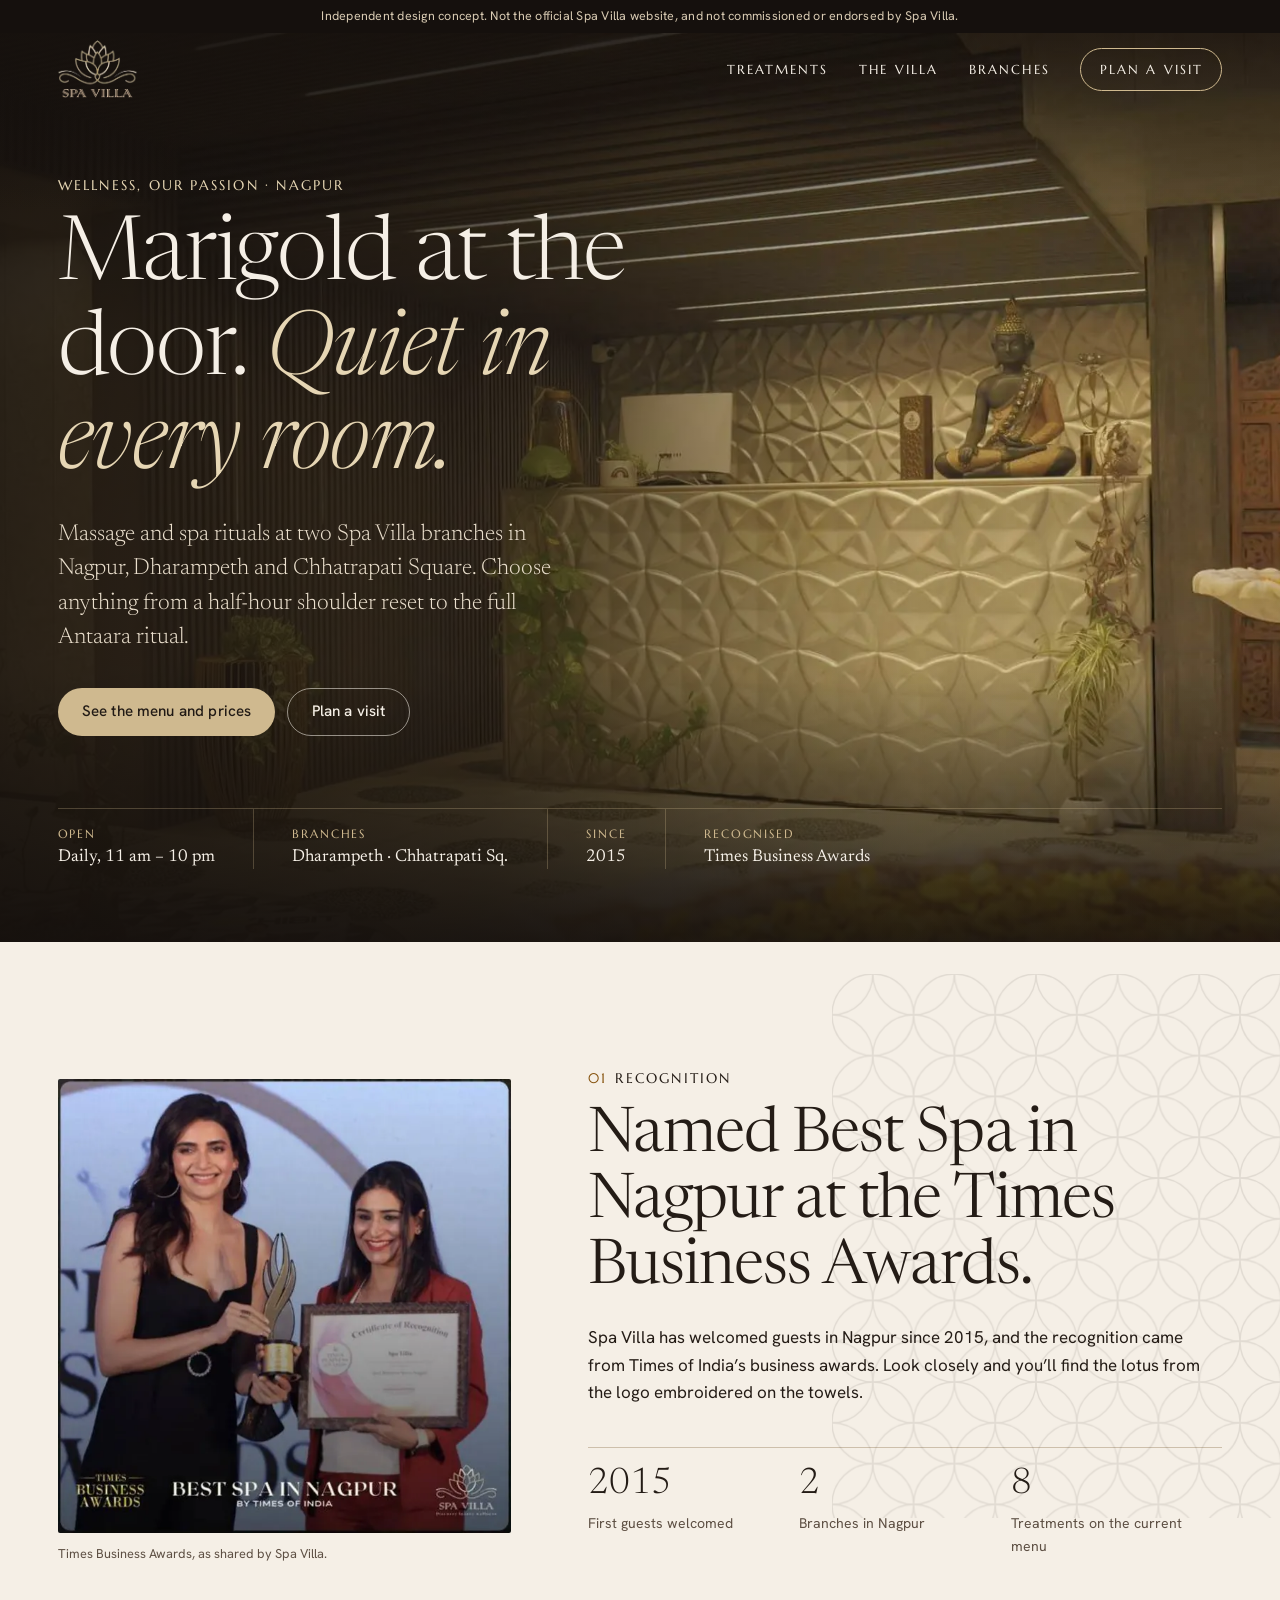
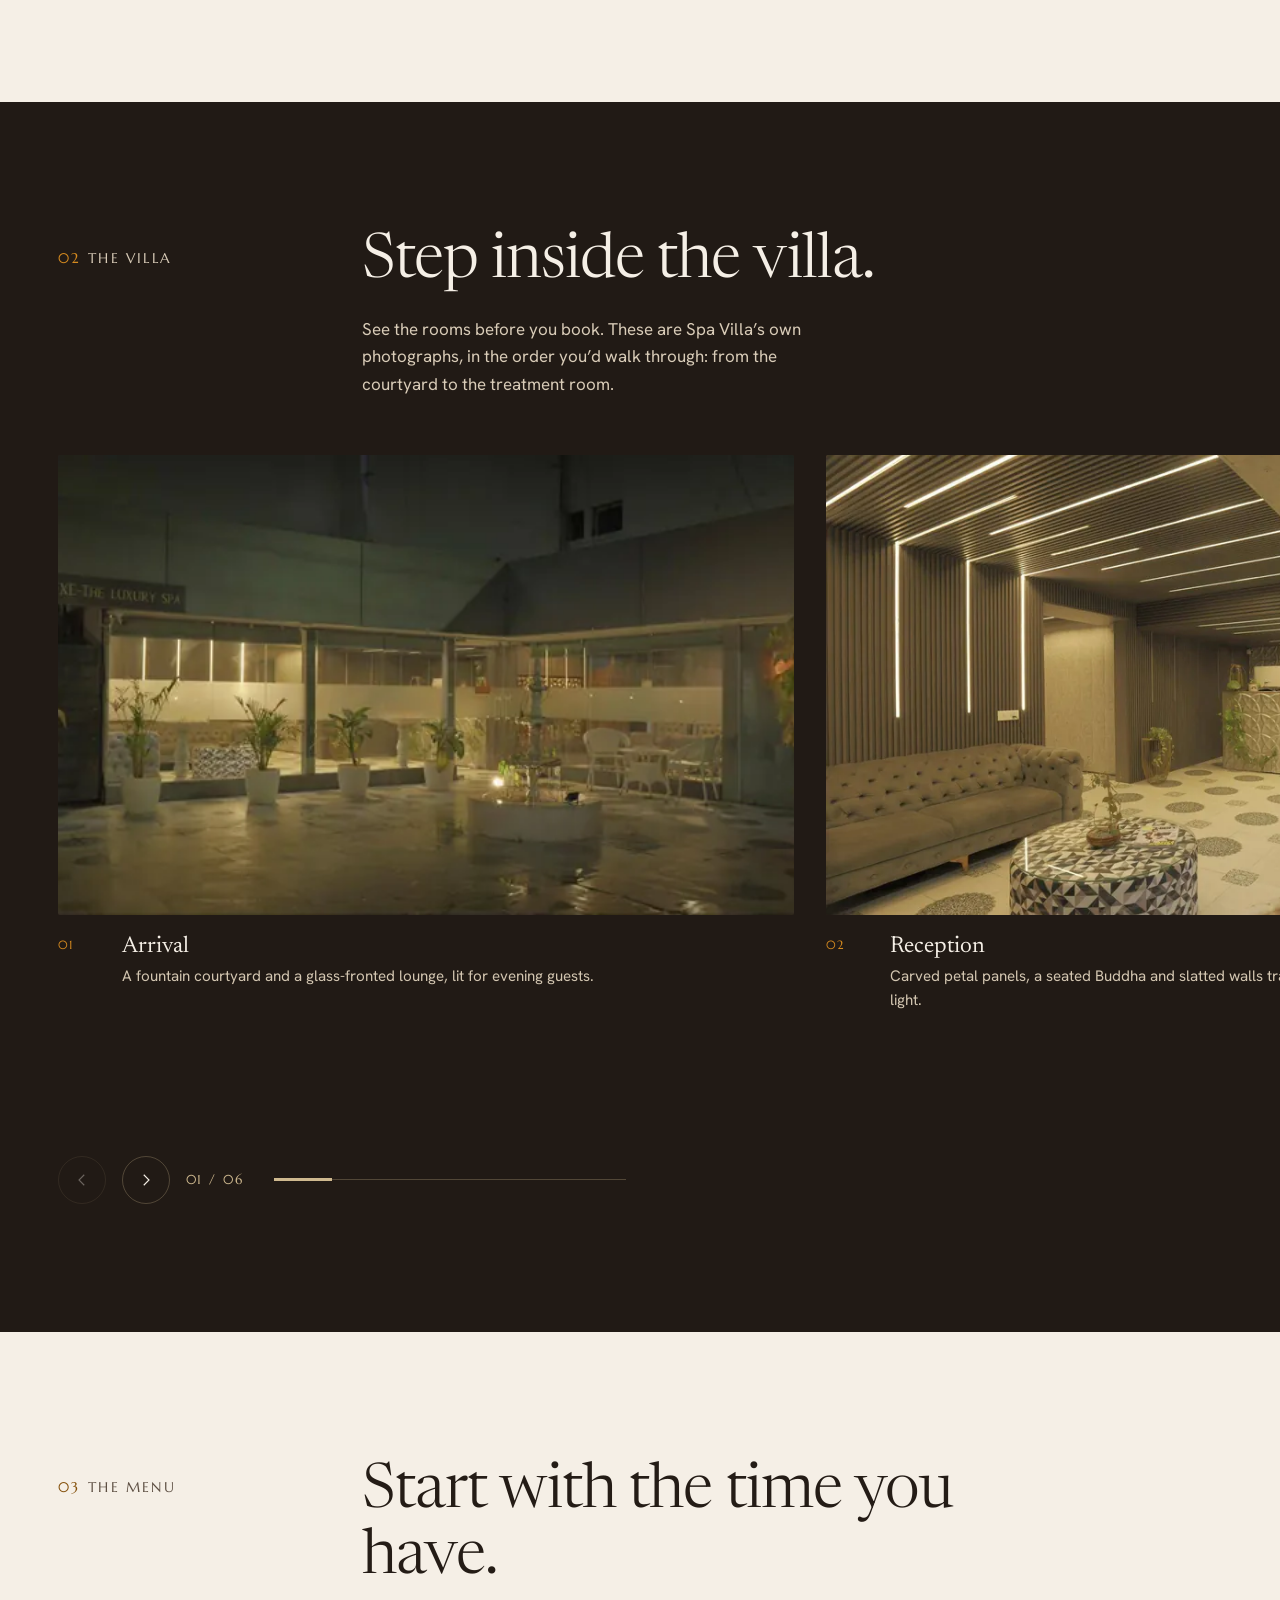
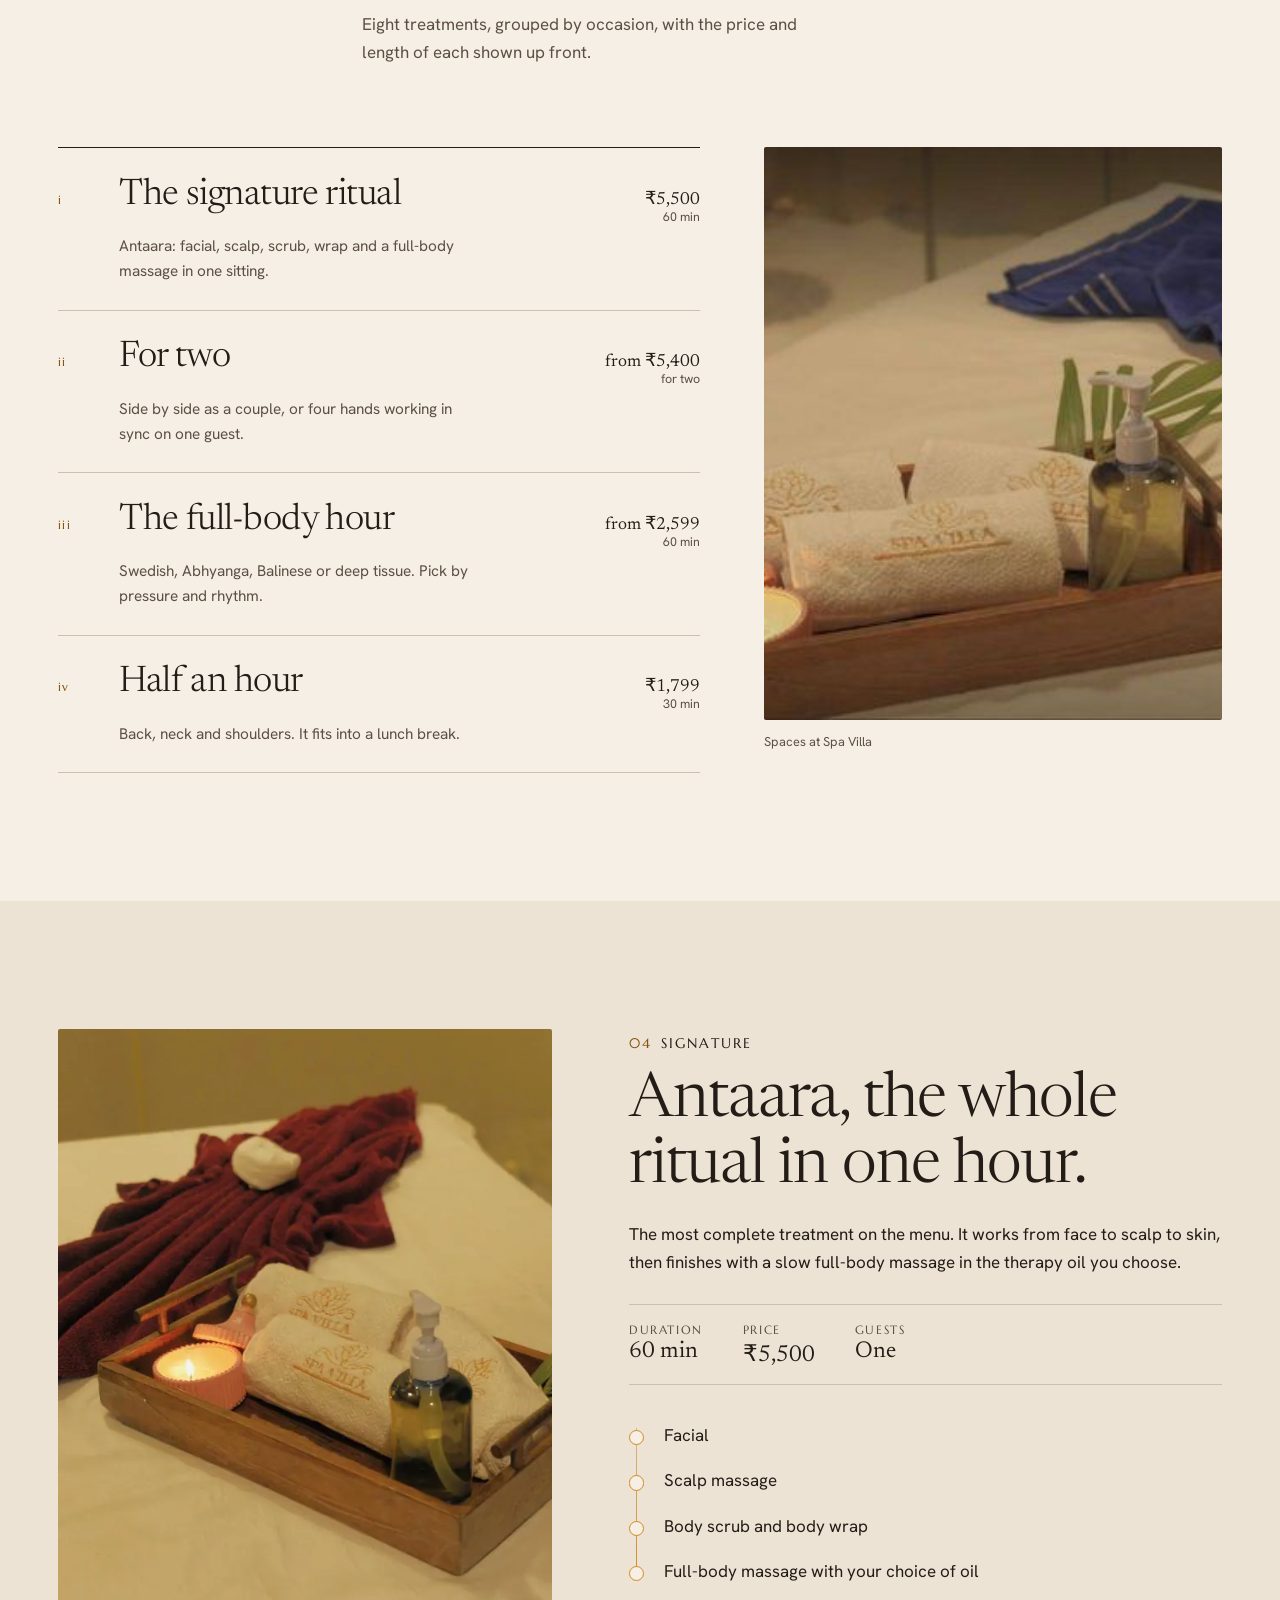
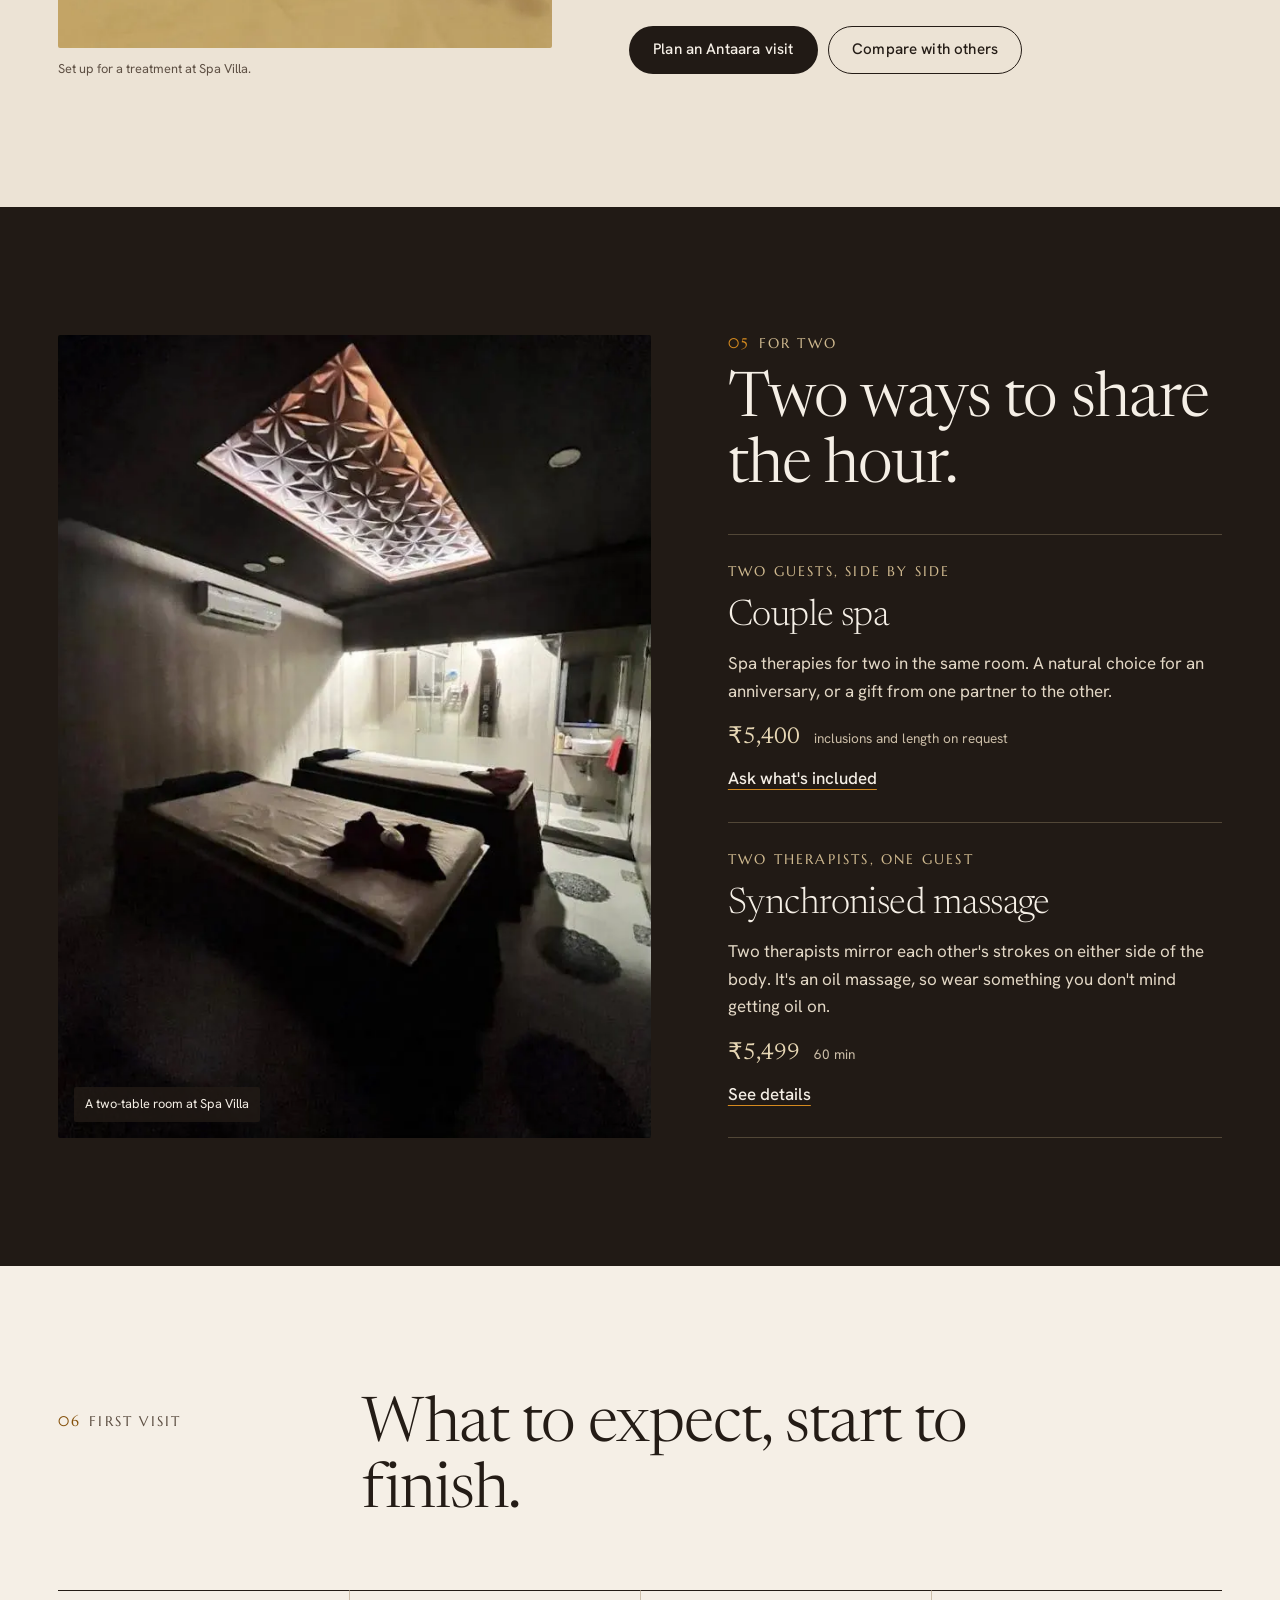
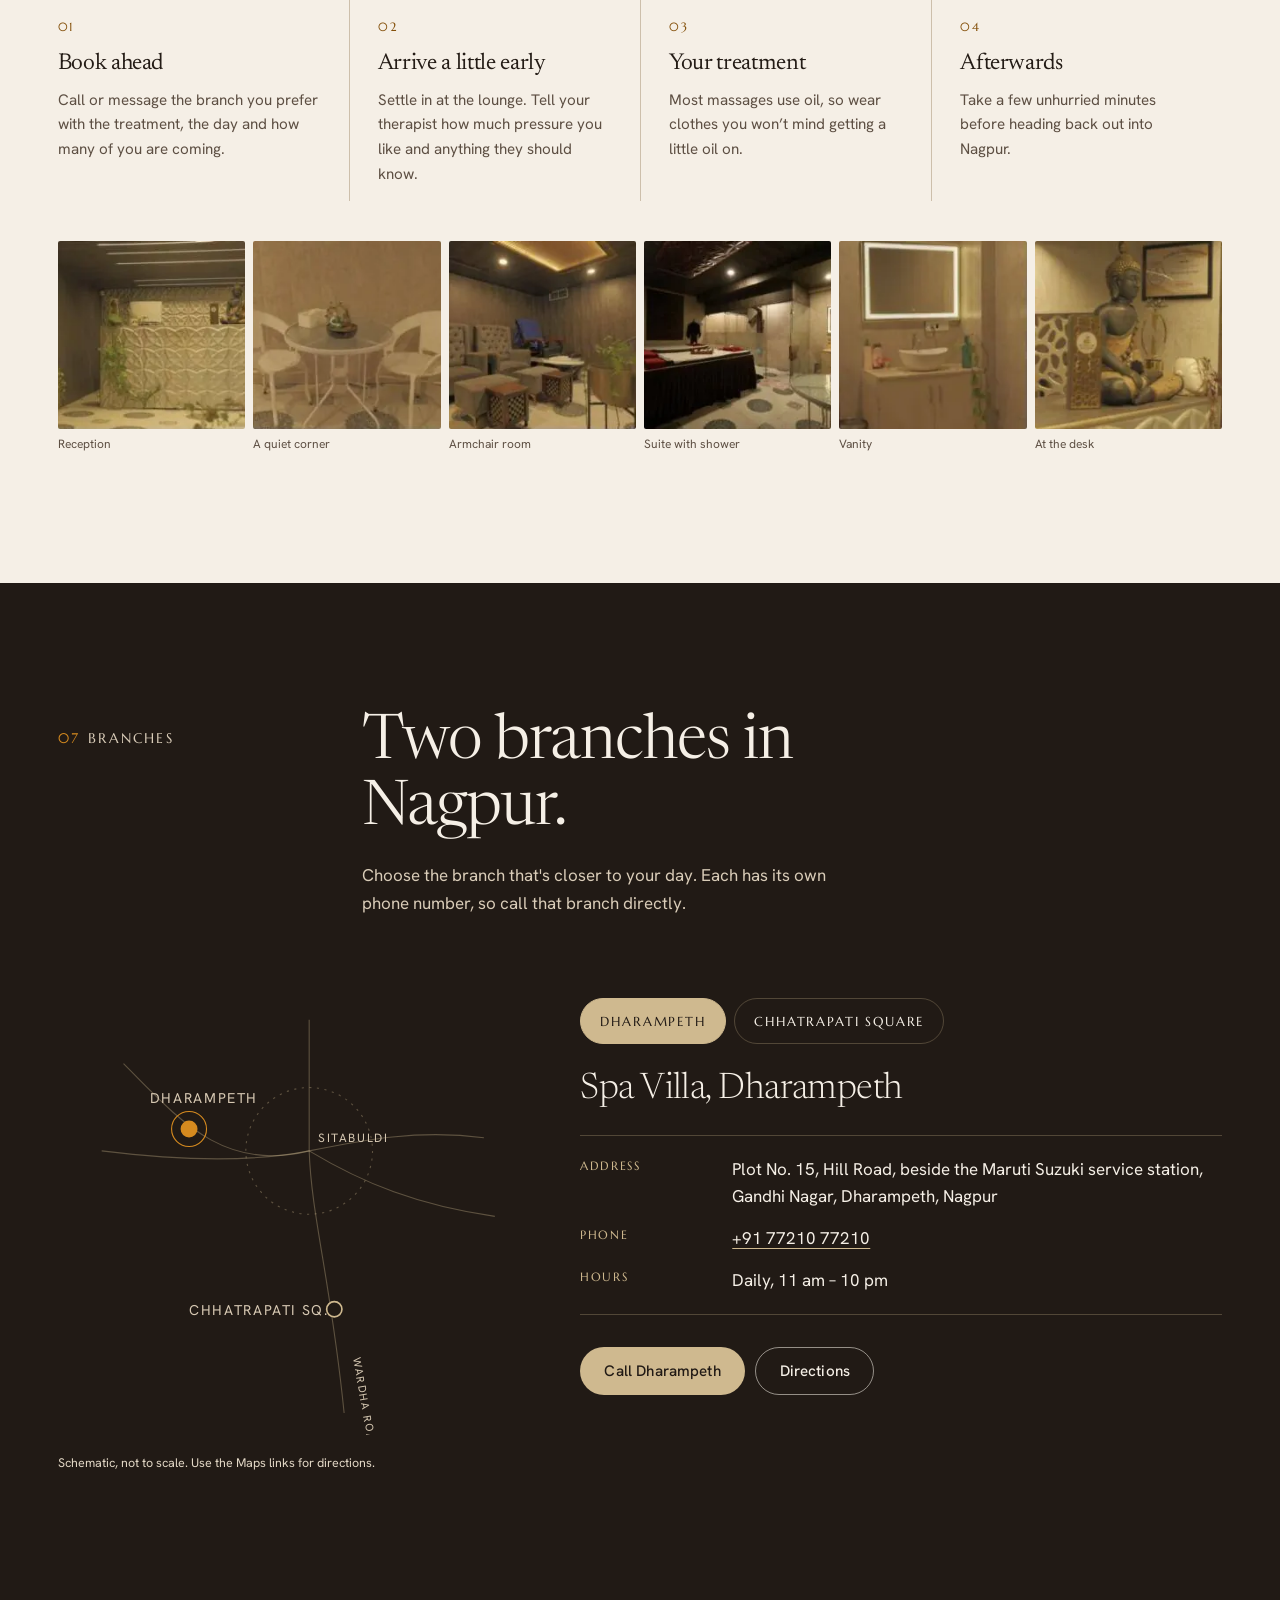
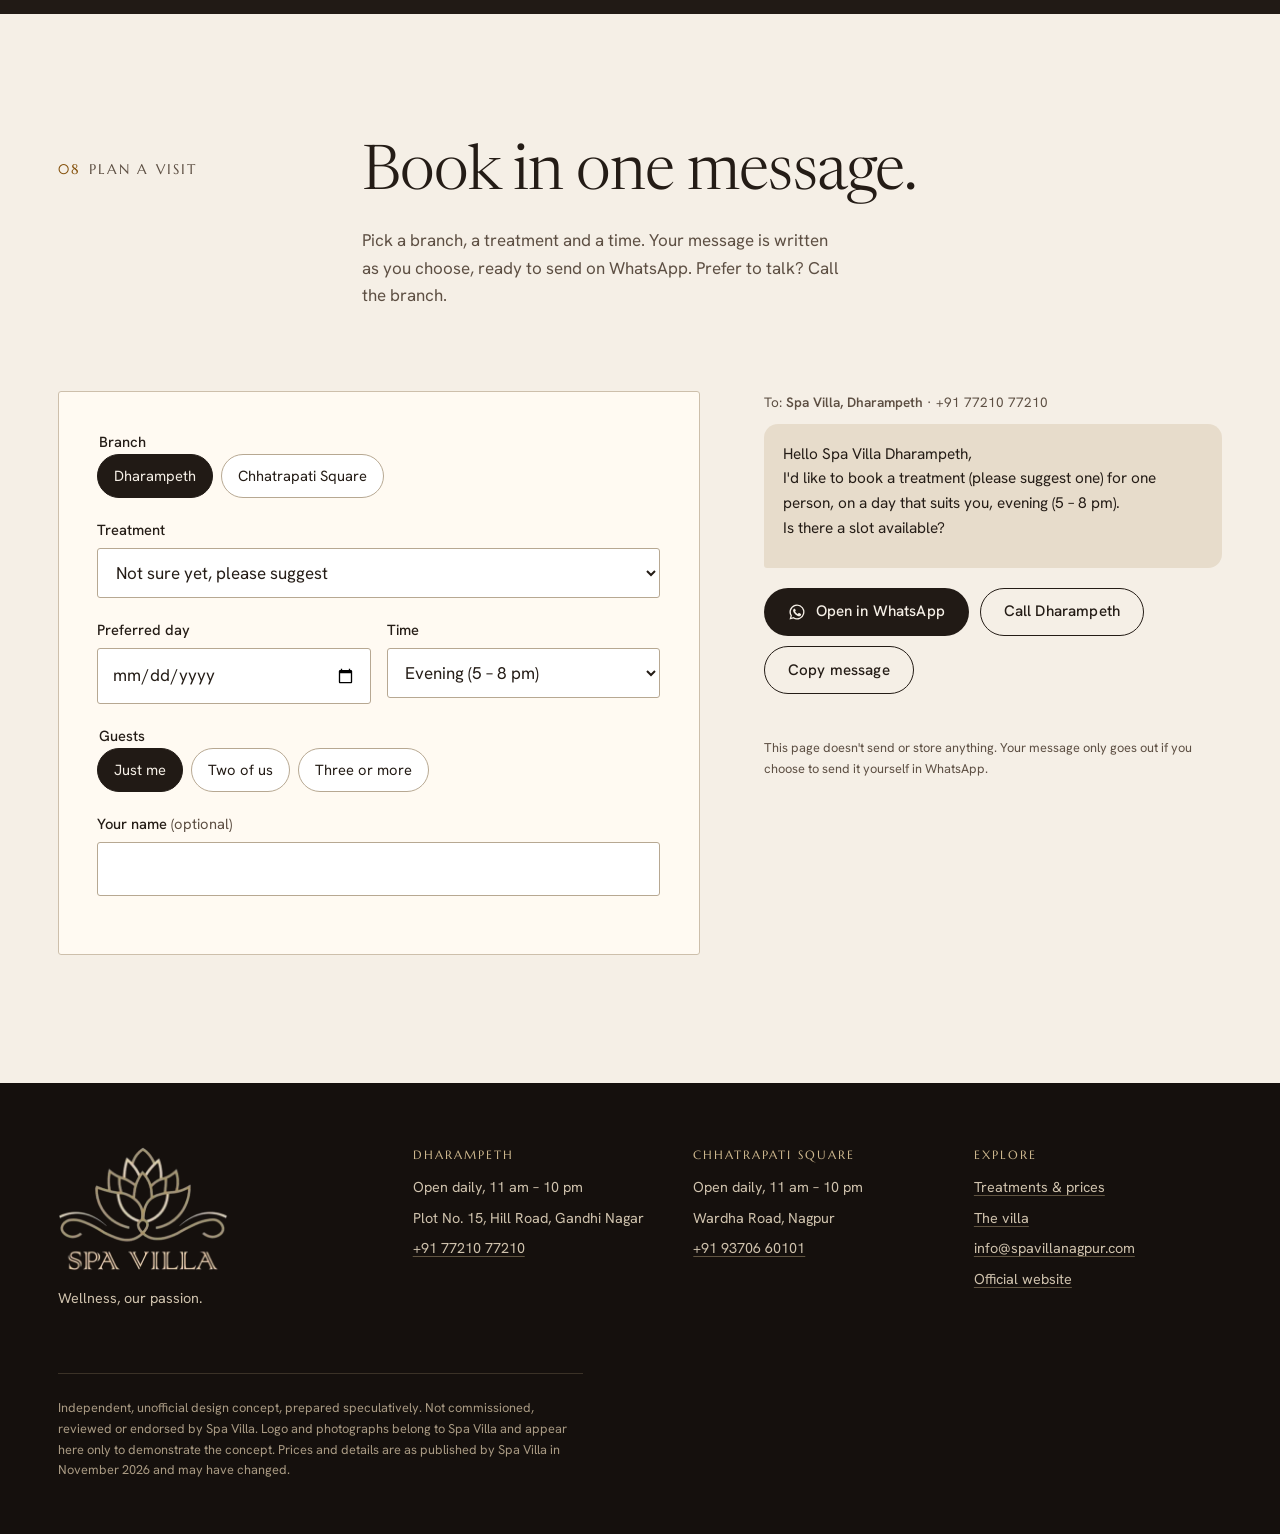
<file: index.html>
<!DOCTYPE html>
<html lang="en-IN">
<head>
<meta charset="utf-8">
<meta name="viewport" content="width=device-width, initial-scale=1">
<title>Spa Villa, Nagpur — massage and spa at Dharampeth and Chhatrapati Square (concept)</title>
<meta name="description" content="Spa Villa, Nagpur: signature massages, treatments for two and a calm, carefully designed space at Dharampeth and Chhatrapati Square. Independent redesign concept.">
<meta name="robots" content="noindex, nofollow">
<meta name="theme-color" content="#211a15">
<meta property="og:title" content="Spa Villa, Nagpur — independent website concept">
<meta property="og:description" content="An unofficial redesign concept. Not the official Spa Villa website.">
<meta property="og:image" content="https://firebird1195.github.io/spa-villa-redesign-concept/assets/photos/lounge-1200.jpg">
<meta name="twitter:card" content="summary_large_image">
<link rel="icon" href="assets/brand/mark.png" type="image/png">
<link rel="preload" as="image" href="assets/photos/lounge-1200.webp" imagesrcset="assets/photos/lounge-1200.webp 1200w, assets/photos/lounge-2400.webp 2400w" imagesizes="100vw" type="image/webp">
<link rel="preload" href="assets/fonts/newsreader-latin-opsz-normal.woff2" as="font" type="font/woff2" crossorigin>
<link rel="stylesheet" href="css/site.css">
<script>document.documentElement.classList.add('js')</script>
</head>
<body>
<a class="skip" href="#main">Skip to content</a>
<aside class="notice" aria-label="Concept notice"><span class="nl">Independent design concept. Not the official Spa Villa website, and not commissioned or endorsed by Spa Villa.</span><span class="ns">Unofficial concept, not Spa Villa’s own website.</span></aside>

<header class="site-header" id="top">
  <div class="wrap">
    <a class="brand" href="./"><img src="assets/brand/logo.png" width="347" height="254" alt="Spa Villa, home"></a>
    <button class="menu-btn" aria-expanded="false" aria-controls="nav">Menu</button>
    <nav class="nav" id="nav" aria-label="Main">
      <ul>
        <li><a href="treatments.html">Treatments</a></li>
        <li><a href="#inside">The villa</a></li>
        <li><a href="#branches">Branches</a></li>
        <li><a class="cta" href="#plan">Plan a visit</a></li>
      </ul>
    </nav>
  </div>
</header>

<main id="main">
  <section class="hero" aria-labelledby="h1">
    <picture>
      <source type="image/webp" srcset="assets/photos/lounge-1200.webp 1200w, assets/photos/lounge-2400.webp 2400w" sizes="100vw">
      <img src="assets/photos/lounge-1200.jpg" srcset="assets/photos/lounge-1200.jpg 1200w, assets/photos/lounge-2400.jpg 2400w" sizes="100vw" width="2400" height="1000" alt="Spa Villa's lounge: a marble urli filled with marigold petals, tufted sofas and a carved reception desk under lines of ceiling light" fetchpriority="high">
    </picture>
    <div class="wrap hero-inner">
      <p class="label">Wellness, our passion · Nagpur</p>
      <h1 id="h1">Marigold at the door. <em>Quiet in every room.</em></h1>
      <p class="lede">Massage and spa rituals at two Spa Villa branches in Nagpur, Dharampeth and Chhatrapati Square. Choose anything from a half-hour shoulder reset to the full Antaara ritual.</p>
      <div class="hero-actions">
        <a class="btn btn-gold" href="treatments.html">See the menu and prices</a>
        <a class="btn btn-line" href="#plan">Plan a visit</a>
      </div>
      <dl class="hero-meta">
        <div><dt>Open</dt><dd>Daily, 11 am – 10 pm</dd></div>
        <div><dt>Branches</dt><dd>Dharampeth · Chhatrapati Sq.</dd></div>
        <div><dt>Since</dt><dd>2015</dd></div>
        <div><dt>Recognised</dt><dd>Times Business Awards</dd></div>
      </dl>
    </div>
  </section>

  <section class="sec" aria-labelledby="proof-h">
    <svg class="lattice" style="right:-6rem;top:2rem;width:34rem;height:34rem" aria-hidden="true"><use href="#petal-lattice"/></svg>
    <div class="wrap proof">
      <figure class="rv">
        <picture><source type="image/webp" srcset="assets/photos/award-640.webp"><img src="assets/photos/award-640.jpg" width="640" height="640" loading="lazy" alt="A Spa Villa representative receiving a trophy and certificate of recognition on stage at the Times Business Awards"></picture>
        <figcaption>Times Business Awards, as shared by Spa Villa.</figcaption>
      </figure>
      <div class="rv">
        <p class="label"><span class="n">01</span>Recognition</p>
        <h2 id="proof-h">Named Best Spa in Nagpur at the Times Business Awards.</h2>
        <p>Spa Villa has welcomed guests in Nagpur since 2015, and the recognition came from Times of India’s business awards. Look closely and you’ll find the lotus from the logo embroidered on the towels.</p>
        <dl class="facts">
          <div><dt>2015</dt><dd>First guests welcomed</dd></div>
          <div><dt>2</dt><dd>Branches in Nagpur</dd></div>
          <div><dt>8</dt><dd>Treatments on the current menu</dd></div>
        </dl>
      </div>
    </div>
  </section>

  <section class="sec dark walk" id="inside" aria-labelledby="inside-h">
    <div class="wrap head">
      <p class="label"><span class="n">02</span>The villa</p>
      <div><h2 id="inside-h">Step inside the villa.</h2>
      <p>See the rooms before you book. These are Spa Villa’s own photographs, in the order you’d walk through: from the courtyard to the treatment room.</p></div>
    </div>
    <div class="track" id="track" tabindex="0" aria-label="Photo walk-through of Spa Villa, scroll horizontally">
      <figure class="stop">
        <div class="frame"><picture><source type="image/webp" srcset="assets/photos/courtyard-800.webp 800w, assets/photos/courtyard-1600.webp 1600w" sizes="(max-width:560px) 84vw, 46rem"><img src="assets/photos/courtyard-800.jpg" srcset="assets/photos/courtyard-800.jpg 800w, assets/photos/courtyard-1600.jpg 1600w" sizes="(max-width:560px) 84vw, 46rem" width="1600" height="667" loading="lazy" alt="A fountain courtyard at night in front of a glass-fronted lounge, with potted palms on a patterned stone floor"></picture></div>
        <figcaption><b>01</b><strong>Arrival</strong><span>A fountain courtyard and a glass-fronted lounge, lit for evening guests.</span></figcaption>
      </figure>
      <figure class="stop">
        <div class="frame"><picture><source type="image/webp" srcset="assets/photos/reception-800.webp 800w, assets/photos/reception-1600.webp 1600w" sizes="(max-width:560px) 84vw, 46rem"><img src="assets/photos/reception-800.jpg" srcset="assets/photos/reception-800.jpg 800w, assets/photos/reception-1600.jpg 1600w" sizes="(max-width:560px) 84vw, 46rem" width="1600" height="1067" loading="lazy" alt="The reception: carved petal-pattern panels, a seated Buddha, slatted walls with vertical light strips and a marble urli"></picture></div>
        <figcaption><b>02</b><strong>Reception</strong><span>Carved petal panels, a seated Buddha and slatted walls traced with light.</span></figcaption>
      </figure>
      <figure class="stop">
        <div class="frame"><picture><source type="image/webp" srcset="assets/photos/lounge-seating-686.webp"><img src="assets/photos/lounge-seating-686.jpg" width="686" height="514" loading="lazy" alt="Lounge with two grey tufted sofas, a patterned ottoman, mandala floor inlays and a glass wall onto greenery"></picture></div>
        <figcaption><b>03</b><strong>The lounge</strong><span>Tufted sofas over mandala-inlaid floors, with daylight through the glass.</span></figcaption>
      </figure>
      <figure class="stop tall">
        <div class="frame"><picture><source type="image/webp" srcset="assets/photos/couple-room-686.webp"><img src="assets/photos/couple-room-686.jpg" width="686" height="915" loading="lazy" alt="A dim treatment room for two, with two massage tables beneath a backlit carved ceiling panel and an en-suite shower behind glass"></picture></div>
        <figcaption><b>04</b><strong>A room for two</strong><span>Two tables under a carved ceiling panel, with a shower behind glass.</span></figcaption>
      </figure>
      <figure class="stop">
        <div class="pair">
          <picture><source type="image/webp" srcset="assets/photos/s-room-a-320.webp"><img src="assets/photos/s-room-a-320.jpg" width="320" height="213" loading="lazy" alt="Single treatment room with a dressed massage table and folded navy towels"></picture>
          <picture><source type="image/webp" srcset="assets/photos/s-room-b-320.webp"><img src="assets/photos/s-room-b-320.jpg" width="320" height="213" loading="lazy" alt="Treatment room with a massage table, a sunburst mirror and a glass shower"></picture>
        </div>
        <figcaption><b>05</b><strong>Treatment rooms</strong><span>Each room has its own character, with warm stone walls and towels folded into a fan.</span></figcaption>
      </figure>
      <figure class="stop tall">
        <div class="frame"><picture><source type="image/webp" srcset="assets/photos/tray-600.webp 600w, assets/photos/tray-800.webp 800w" sizes="(max-width:560px) 84vw, 26rem"><img src="assets/photos/tray-600.jpg" srcset="assets/photos/tray-600.jpg 600w, assets/photos/tray-800.jpg 800w" sizes="(max-width:560px) 84vw, 26rem" width="800" height="1200" loading="lazy" alt="A wooden tray on a treatment table holding a lit candle, massage oil and rolled towels embroidered with the Spa Villa lotus"></picture></div>
        <figcaption><b>06</b><strong>The details</strong><span>A lit candle, oil within reach, and towels embroidered with the Spa Villa lotus.</span></figcaption>
      </figure>
    </div>
    <div class="wrap walk-controls">
      <button type="button" id="prev" aria-label="Previous photo" aria-controls="track"><svg viewBox="0 0 24 24" fill="none" stroke="currentColor" stroke-width="1.5"><path d="M15 5l-7 7 7 7"/></svg></button>
      <button type="button" id="next" aria-label="Next photo" aria-controls="track"><svg viewBox="0 0 24 24" fill="none" stroke="currentColor" stroke-width="1.5"><path d="M9 5l7 7-7 7"/></svg></button>
      <span class="walk-count" id="count" aria-live="polite">01 / 06</span>
      <div class="walk-progress" aria-hidden="true"><span id="bar"></span></div>
    </div>
  </section>

  <section class="sec" id="menu" aria-labelledby="menu-h">
    <div class="wrap head">
      <p class="label"><span class="n">03</span>The menu</p>
      <div><h2 id="menu-h">Start with the time you have.</h2>
      <p>Eight treatments, grouped by occasion, with the price and length of each shown up front.</p></div>
    </div>
    <div class="wrap menu-index">
      <ol class="occ" id="occ">
        <li><a href="treatments.html#antaara" data-img="0"><img class="thumb" src="assets/photos/towels-800.jpg" width="800" height="334" alt="" loading="lazy"><span class="k">i</span><h3>The signature ritual</h3><span class="p">₹5,500<small>60 min</small></span><p>Antaara: facial, scalp, scrub, wrap and a full-body massage in one sitting.</p></a></li>
        <li><a href="treatments.html?who=two" data-img="1"><img class="thumb" src="assets/photos/couple-room-686.jpg" width="686" height="915" alt="" loading="lazy"><span class="k">ii</span><h3>For two</h3><span class="p">from ₹5,400<small>for two</small></span><p>Side by side as a couple, or four hands working in sync on one guest.</p></a></li>
        <li><a href="treatments.html?time=60&amp;who=one" data-img="2"><img class="thumb" src="assets/photos/s-room-b-320.jpg" width="320" height="213" alt="" loading="lazy"><span class="k">iii</span><h3>The full-body hour</h3><span class="p">from ₹2,599<small>60 min</small></span><p>Swedish, Abhyanga, Balinese or deep tissue. Pick by pressure and rhythm.</p></a></li>
        <li><a href="treatments.html?time=30" data-img="3"><img class="thumb" src="assets/photos/lounge-seating-686.jpg" width="686" height="514" alt="" loading="lazy"><span class="k">iv</span><h3>Half an hour</h3><span class="p">₹1,799<small>30 min</small></span><p>Back, neck and shoulders. It fits into a lunch break.</p></a></li>
      </ol>
      <figure class="preview" aria-hidden="true">
        <div class="frame">
          <img class="on" src="assets/photos/towels-800.jpg" width="800" height="334" alt="" loading="lazy" style="object-position:30% 50%">
          <img src="assets/photos/couple-room-686.jpg" width="686" height="915" alt="" loading="lazy">
          <img src="assets/photos/s-room-b-320.jpg" width="320" height="213" alt="" loading="lazy">
          <img src="assets/photos/lounge-seating-686.jpg" width="686" height="514" alt="" loading="lazy">
        </div>
        <figcaption>Spaces at Spa Villa</figcaption>
      </figure>
    </div>
  </section>

  <section class="sec" id="signature" aria-labelledby="sig-h" style="background:var(--cream-2)">
    <div class="wrap sig">
      <figure class="rv">
        <picture><source type="image/webp" srcset="assets/photos/tray-600.webp 600w, assets/photos/tray-800.webp 800w" sizes="(max-width:820px) 90vw, 40vw"><img src="assets/photos/tray-800.jpg" width="800" height="1200" loading="lazy" alt="Close-up of a treatment tray with candle, oil and lotus-embroidered towels on a crisp table"></picture>
        <figcaption>Set up for a treatment at Spa Villa.</figcaption>
      </figure>
      <div class="rv">
        <p class="label"><span class="n">04</span>Signature</p>
        <h2 id="sig-h">Antaara, the whole ritual in one hour.</h2>
        <p>The most complete treatment on the menu. It works from face to scalp to skin, then finishes with a slow full-body massage in the therapy oil you choose.</p>
        <dl class="spec">
          <div><dt>Duration</dt><dd>60 min</dd></div>
          <div><dt>Price</dt><dd>₹5,500</dd></div>
          <div><dt>Guests</dt><dd>One</dd></div>
        </dl>
        <ol class="ritual" aria-label="Antaara, in order">
          <li>Facial</li>
          <li>Scalp massage</li>
          <li>Body scrub and body wrap</li>
          <li>Full-body massage with your choice of oil</li>
        </ol>
        <div class="actions">
          <a class="btn btn-dark" href="#plan" data-treat="Antaara signature massage">Plan an Antaara visit</a>
          <a class="btn btn-ghost" href="treatments.html#antaara">Compare with others</a>
        </div>
      </div>
    </div>
  </section>

  <section class="sec dark" id="two" aria-labelledby="two-h">
    <div class="wrap two">
      <figure class="rv">
        <picture><source type="image/webp" srcset="assets/photos/couple-room-686.webp"><img src="assets/photos/couple-room-686.jpg" width="686" height="915" loading="lazy" alt="Two massage tables side by side in a softly lit room under a carved ceiling panel"></picture>
        <figcaption>A two-table room at Spa Villa</figcaption>
      </figure>
      <div class="two-list">
        <p class="label"><span class="n">05</span>For two</p>
        <h2 id="two-h" style="margin:1rem 0 2rem">Two ways to share the hour.</h2>
        <article>
          <p class="label">Two guests, side by side</p>
          <h3>Couple spa</h3>
          <p>Spa therapies for two in the same room. A natural choice for an anniversary, or a gift from one partner to the other.</p>
          <p class="price">₹5,400 <span>inclusions and length on request</span></p>
          <a class="link" href="#plan" data-treat="Couple spa">Ask what's included</a>
        </article>
        <article>
          <p class="label">Two therapists, one guest</p>
          <h3>Synchronised massage</h3>
          <p>Two therapists mirror each other's strokes on either side of the body. It's an oil massage, so wear something you don't mind getting oil on.</p>
          <p class="price">₹5,499 <span>60 min</span></p>
          <a class="link" href="treatments.html?who=two">See details</a>
        </article>
      </div>
    </div>
  </section>

  <section class="sec" id="visit" aria-labelledby="visit-h">
    <div class="wrap head">
      <p class="label"><span class="n">06</span>First visit</p>
      <div><h2 id="visit-h">What to expect, start to finish.</h2></div>
    </div>
    <div class="wrap">
      <ol class="steps">
        <li><h3>Book ahead</h3><p>Call or message the branch you prefer with the treatment, the day and how many of you are coming.</p></li>
        <li><h3>Arrive a little early</h3><p>Settle in at the lounge. Tell your therapist how much pressure you like and anything they should know.</p></li>
        <li><h3>Your treatment</h3><p>Most massages use oil, so wear clothes you won’t mind getting a little oil on.</p></li>
        <li><h3>Afterwards</h3><p>Take a few unhurried minutes before heading back out into Nagpur.</p></li>
      </ol>
      <div class="strip">
        <figure><picture><source type="image/webp" srcset="assets/photos/s-reception-desk-320.webp"><img src="assets/photos/s-reception-desk-320.jpg" width="320" height="213" loading="lazy" alt="Carved reception desk with plants and a Buddha"></picture><figcaption>Reception</figcaption></figure>
        <figure><picture><source type="image/webp" srcset="assets/photos/s-cafe-320.webp"><img src="assets/photos/s-cafe-320.jpg" width="320" height="213" loading="lazy" alt="Two white chairs at a glass table against a stone wall"></picture><figcaption>A quiet corner</figcaption></figure>
        <figure><picture><source type="image/webp" srcset="assets/photos/s-pedicure-320.webp"><img src="assets/photos/s-pedicure-320.jpg" width="320" height="213" loading="lazy" alt="Two upholstered armchairs with footrests in a warm-lit room"></picture><figcaption>Armchair room</figcaption></figure>
        <figure><picture><source type="image/webp" srcset="assets/photos/s-couple-suite-320.webp"><img src="assets/photos/s-couple-suite-320.jpg" width="320" height="213" loading="lazy" alt="Large room with a double massage table, red towels, vanity and glass shower"></picture><figcaption>Suite with shower</figcaption></figure>
        <figure><picture><source type="image/webp" srcset="assets/photos/s-vanity-213.webp"><img src="assets/photos/s-vanity-213.jpg" width="213" height="320" loading="lazy" alt="Vessel basin under a backlit mirror"></picture><figcaption>Vanity</figcaption></figure>
        <figure><picture><source type="image/webp" srcset="assets/photos/s-buddha-213.webp"><img src="assets/photos/s-buddha-213.jpg" width="213" height="320" loading="lazy" alt="Seated Buddha statue on the reception counter beside a framed certificate"></picture><figcaption>At the desk</figcaption></figure>
      </div>
    </div>
  </section>

  <section class="sec dark" id="branches" aria-labelledby="br-h">
    <div class="wrap head">
      <p class="label"><span class="n">07</span>Branches</p>
      <div><h2 id="br-h">Two branches in Nagpur.</h2>
      <p>Choose the branch that's closer to your day. Each has its own phone number, so call that branch directly.</p></div>
    </div>
    <div class="wrap branches">
      <div>
        <svg class="citymap" viewBox="0 0 420 400" role="img" aria-labelledby="map-t">
          <title id="map-t">Schematic map of central Nagpur showing Dharampeth to the west of Sitabuldi and Chhatrapati Square to the south on Wardha Road</title>
          <g fill="none" class="road" stroke-width="1">
            <path d="M40 140 C120 150 180 150 230 140 S330 120 390 128"/>
            <path d="M230 20 V140 C232 200 250 260 262 380"/>
            <path d="M60 60 C110 110 150 160 230 140"/>
            <path d="M230 140 C280 170 330 190 400 200"/>
            <circle cx="230" cy="140" r="58" stroke-dasharray="2 5"/>
          </g>
          <text x="238" y="132" font-size="11" letter-spacing="1.5">SITABULDI</text>
          <text x="270" y="330" font-size="10" letter-spacing="1.5" transform="rotate(80 270 330)">WARDHA ROAD</text>
          <g class="pin on" data-b="dh" tabindex="-1">
            <circle class="halo" cx="120" cy="120" r="16"/><circle class="dot" cx="120" cy="120" r="7"/>
            <text x="84" y="96" font-size="13" letter-spacing="1.5">DHARAMPETH</text>
          </g>
          <g class="pin" data-b="cs" tabindex="-1">
            <circle class="halo" cx="253" cy="285" r="16"/><circle class="dot" cx="253" cy="285" r="7"/>
            <text x="120" y="290" font-size="13" letter-spacing="1.5">CHHATRAPATI SQ.</text>
          </g>
        </svg>
        <p class="map-note">Schematic, not to scale. Use the Maps links for directions.</p>
      </div>
      <div>
        <div class="btabs" role="tablist" aria-label="Choose a branch">
          <button role="tab" id="t-dh" aria-controls="p-dh" aria-selected="true" data-b="dh">Dharampeth</button>
          <button role="tab" id="t-cs" aria-controls="p-cs" aria-selected="false" tabindex="-1" data-b="cs">Chhatrapati Square</button>
        </div>
        <div class="bpanel" role="tabpanel" id="p-dh" aria-labelledby="t-dh" tabindex="0">
          <h3>Spa Villa, Dharampeth</h3>
          <dl>
            <dt>Address</dt><dd>Plot No. 15, Hill Road, beside the Maruti Suzuki service station, Gandhi Nagar, Dharampeth, Nagpur</dd>
            <dt>Phone</dt><dd><a href="tel:+917721077210">+91 77210 77210</a></dd>
            <dt>Hours</dt><dd>Daily, 11 am – 10 pm</dd>
          </dl>
          <div class="actions">
            <a class="btn btn-gold" href="tel:+917721077210">Call Dharampeth</a>
            <a class="btn btn-line" href="https://www.google.com/maps/search/?api=1&amp;query=21.1347838%2C79.0521122" target="_blank" rel="noopener">Directions<span class="vh"> (opens Google Maps)</span></a>
          </div>
        </div>
        <div class="bpanel" role="tabpanel" id="p-cs" aria-labelledby="t-cs" tabindex="0" hidden>
          <h3>Spa Villa, Chhatrapati Square</h3>
          <dl>
            <dt>Address</dt><dd>Wardha Road, beside Raymond's showroom, near Sai Mandir, Sawarkar Nagar, Nagpur 440010 <span class="tbc">To confirm</span></dd>
            <dt>Phone</dt><dd><a href="tel:+919370660101">+91 93706 60101</a></dd>
            <dt>Hours</dt><dd>Daily, 11 am – 10 pm</dd>
          </dl>
          <div class="actions">
            <a class="btn btn-gold" href="tel:+919370660101">Call Chhatrapati Square</a>
            <a class="btn btn-line" href="https://www.google.com/maps/search/?api=1&amp;query=Spa%20Villa%20Wardha%20Road%20Nagpur" target="_blank" rel="noopener">Directions<span class="vh"> (opens Google Maps)</span></a>
          </div>
        </div>
      </div>
    </div>
  </section>

  <section class="sec" id="plan" aria-labelledby="plan-h">
    <div class="wrap head">
      <p class="label"><span class="n">08</span>Plan a visit</p>
      <div><h2 id="plan-h">Book in one message.</h2>
      <p>Pick a branch, a treatment and a time. Your message is written as you choose, ready to send on WhatsApp. Prefer to talk? Call the branch.</p></div>
    </div>
    <div class="wrap plan">
      <form class="planner" id="planner" novalidate>
        <fieldset class="f">
          <legend>Branch</legend>
          <div class="seg">
            <label><input type="radio" name="branch" value="dh" checked><span>Dharampeth</span></label>
            <label><input type="radio" name="branch" value="cs"><span>Chhatrapati Square</span></label>
          </div>
        </fieldset>
        <div class="f"><label for="p-treat">Treatment</label>
          <select id="p-treat" name="treat">
            <option>Not sure yet, please suggest</option>
            <option>Antaara signature massage</option><option>Couple spa</option><option>Synchronised massage</option>
            <option>Swedish massage</option><option>Abhyanga massage</option><option>Deep tissue massage</option><option>Balinese massage</option>
            <option>Back, neck &amp; shoulder massage</option><option>A gift for someone</option>
          </select></div>
        <div class="r2">
          <div class="f"><label for="p-date">Preferred day</label><input id="p-date" name="date" type="date" aria-describedby="e-date"><span class="err" id="e-date"></span></div>
          <div class="f"><label for="p-time">Time</label>
            <select id="p-time" name="time"><option>Late morning (11 am – 1 pm)</option><option>Afternoon (1 – 5 pm)</option><option selected>Evening (5 – 8 pm)</option><option>Late (after 8 pm)</option></select></div>
        </div>
        <fieldset class="f">
          <legend>Guests</legend>
          <div class="seg">
            <label><input type="radio" name="guests" value="1" checked><span>Just me</span></label>
            <label><input type="radio" name="guests" value="2"><span>Two of us</span></label>
            <label><input type="radio" name="guests" value="3+"><span>Three or more</span></label>
          </div>
        </fieldset>
        <div class="f"><label for="p-name">Your name <span style="font-weight:400;color:var(--ink-2)">(optional)</span></label><input id="p-name" name="name" autocomplete="given-name" maxlength="40"></div>
      </form>
      <div class="msg" aria-labelledby="msg-h">
        <h3 id="msg-h" class="vh">Your message</h3>
        <p class="to">To: <strong id="to-name">Spa Villa, Dharampeth</strong> · <span id="to-phone">+91 77210 77210</span></p>
        <div class="bubble" id="bubble" aria-live="polite"></div>
        <div class="actions">
          <a class="btn btn-dark" id="wa" href="https://wa.me/917721077210" target="_blank" rel="noopener"><svg viewBox="0 0 24 24" fill="currentColor" aria-hidden="true"><path d="M12 2a10 10 0 0 0-8.6 15.1L2 22l5-1.3A10 10 0 1 0 12 2Zm0 18.2a8.2 8.2 0 0 1-4.2-1.2l-.3-.2-3 .8.8-2.9-.2-.3A8.2 8.2 0 1 1 12 20.2Zm4.5-6.1c-.2-.1-1.5-.7-1.7-.8-.2-.1-.4-.1-.6.1l-.8 1c-.1.2-.3.2-.5.1a6.7 6.7 0 0 1-3.3-2.9c-.3-.4.3-.4.7-1.3.1-.2 0-.3 0-.4l-.8-1.8c-.2-.5-.4-.4-.6-.4h-.5a1 1 0 0 0-.7.3 3 3 0 0 0-.9 2.2 5.2 5.2 0 0 0 1.1 2.7 11.8 11.8 0 0 0 4.5 4c1.7.7 2.3.8 3.2.6.5-.1 1.5-.6 1.7-1.2.2-.6.2-1.1.2-1.2-.1-.1-.3-.2-.5-.3Z"/></svg>Open in WhatsApp<span class="vh"> (opens WhatsApp in a new tab)</span></a>
          <a class="btn btn-ghost" id="call" href="tel:+917721077210">Call instead</a>
          <button class="btn btn-ghost" type="button" id="copy">Copy message</button>
        </div>
        <p class="status" id="status" role="status"></p>
        <p class="fine">This page doesn't send or store anything. Your message only goes out if you choose to send it yourself in WhatsApp.</p>
      </div>
    </div>
  </section>
</main>

<footer class="foot">
  <div class="wrap">
    <div><img src="assets/brand/logo.png" width="347" height="254" alt="Spa Villa"><p>Wellness, our passion.</p></div>
    <div><h2>Dharampeth</h2><ul><li>Open daily, 11 am – 10 pm</li><li>Plot No. 15, Hill Road, Gandhi Nagar</li><li><a href="tel:+917721077210">+91 77210 77210</a></li></ul></div>
    <div><h2>Chhatrapati Square</h2><ul><li>Open daily, 11 am – 10 pm</li><li>Wardha Road, Nagpur</li><li><a href="tel:+919370660101">+91 93706 60101</a></li></ul></div>
    <div><h2>Explore</h2><ul><li><a href="treatments.html">Treatments &amp; prices</a></li><li><a href="#inside">The villa</a></li><li><a href="mailto:info@spavillanagpur.com">info@spavillanagpur.com</a></li><li><a href="https://www.spavillanagpur.com/" rel="noopener">Official website</a></li></ul></div>
    <p class="disc">Independent, unofficial design concept, prepared speculatively. Not commissioned, reviewed or endorsed by Spa Villa. Logo and photographs belong to Spa Villa and appear here only to demonstrate the concept. Prices and details are as published by Spa Villa in November 2026 and may have changed.</p>
  </div>
</footer>

<svg width="0" height="0" style="position:absolute" aria-hidden="true">
  <defs>
    <pattern id="pl" width="60" height="60" patternUnits="userSpaceOnUse">
      <g fill="none" stroke="currentColor" stroke-width="1"><circle cx="0" cy="0" r="30"/><circle cx="60" cy="0" r="30"/><circle cx="0" cy="60" r="30"/><circle cx="60" cy="60" r="30"/><circle cx="30" cy="30" r="30"/></g>
    </pattern>
    <symbol id="petal-lattice" viewBox="0 0 400 400"><rect width="400" height="400" fill="url(#pl)"/></symbol>
  </defs>
</svg>
<nav class="callbar" id="callbar" aria-label="Call a branch">
  <a href="tel:+917721077210"><svg viewBox="0 0 24 24" fill="none" stroke="currentColor" stroke-width="1.6" aria-hidden="true"><path d="M5 4h4l2 5-2.5 1.5a11 11 0 0 0 5 5L15 13l5 2v4a2 2 0 0 1-2 2A16 16 0 0 1 3 6a2 2 0 0 1 2-2"/></svg>Call Dharampeth</a>
  <a href="tel:+919370660101"><svg viewBox="0 0 24 24" fill="none" stroke="currentColor" stroke-width="1.6" aria-hidden="true"><path d="M5 4h4l2 5-2.5 1.5a11 11 0 0 0 5 5L15 13l5 2v4a2 2 0 0 1-2 2A16 16 0 0 1 3 6a2 2 0 0 1 2-2"/></svg>Call Chhatrapati Sq.</a>
</nav>
<script src="js/site.js" defer></script>
</body>
</html>
</file>
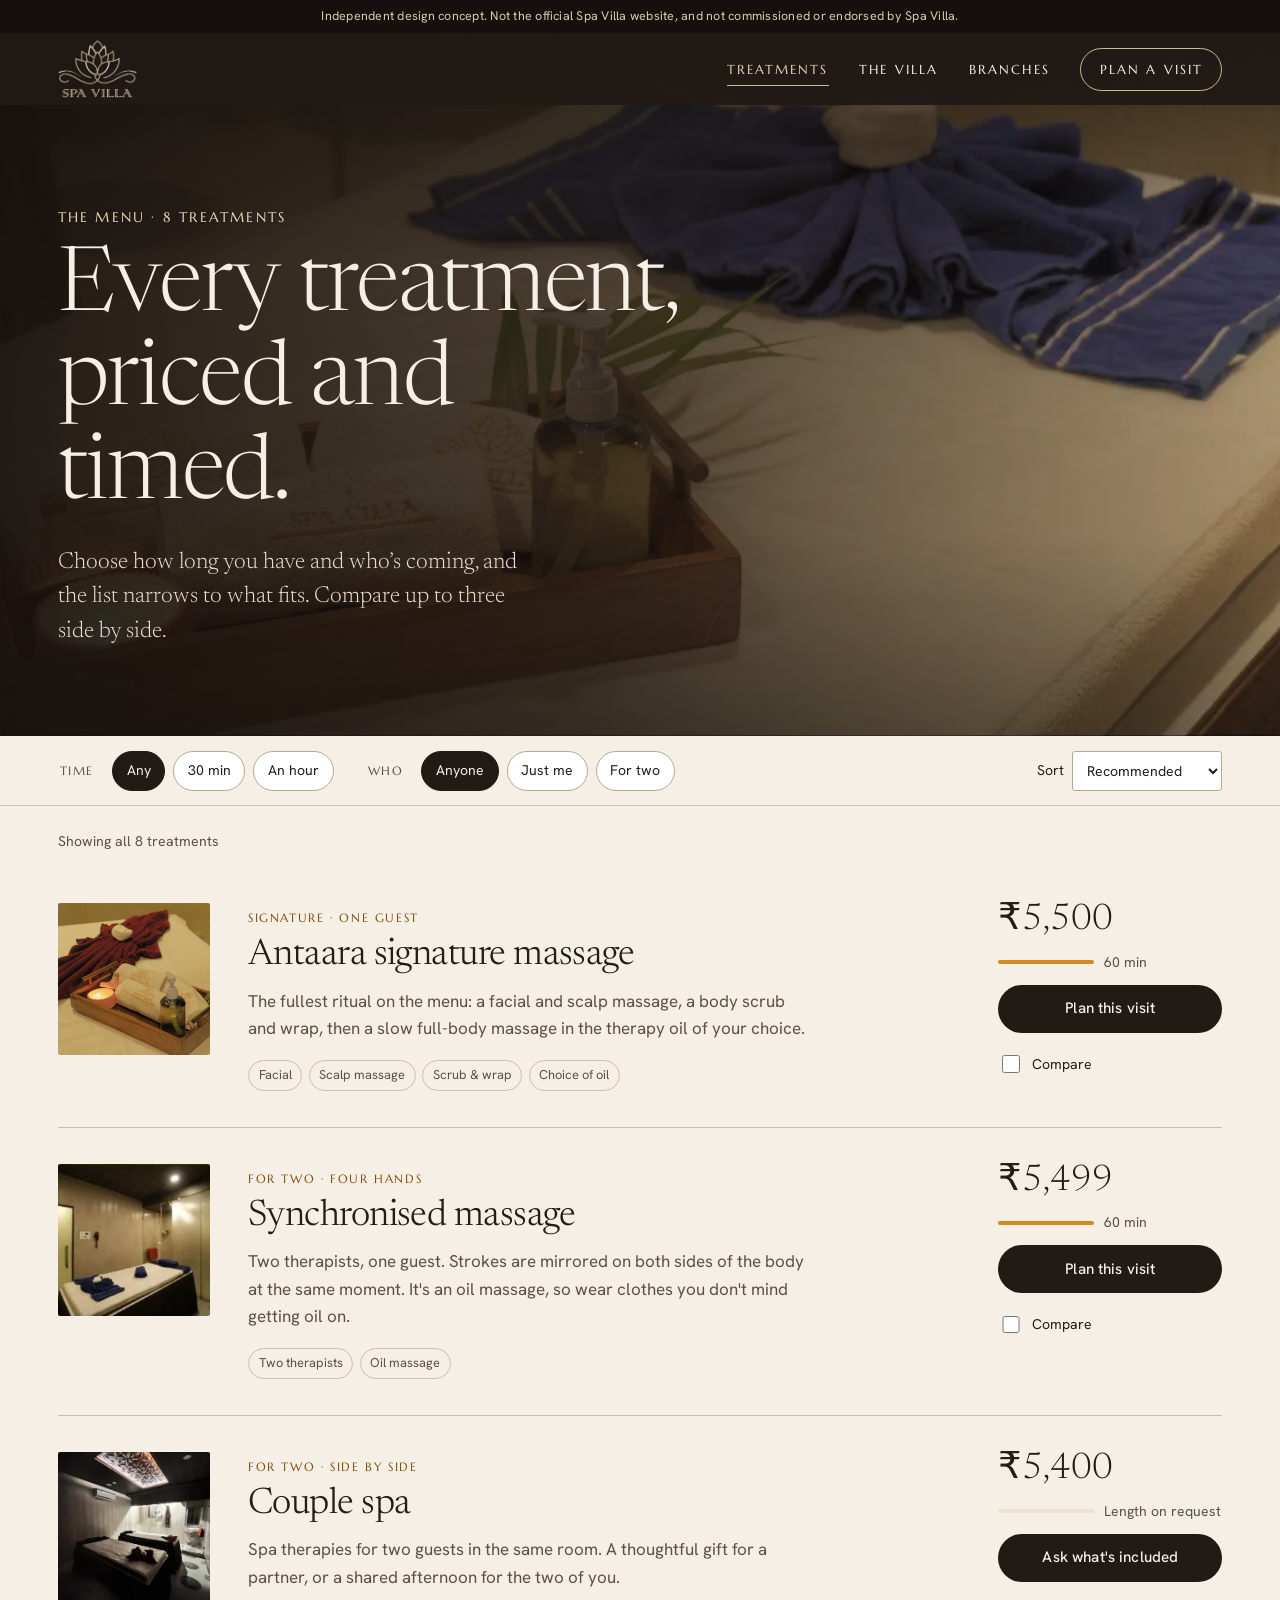
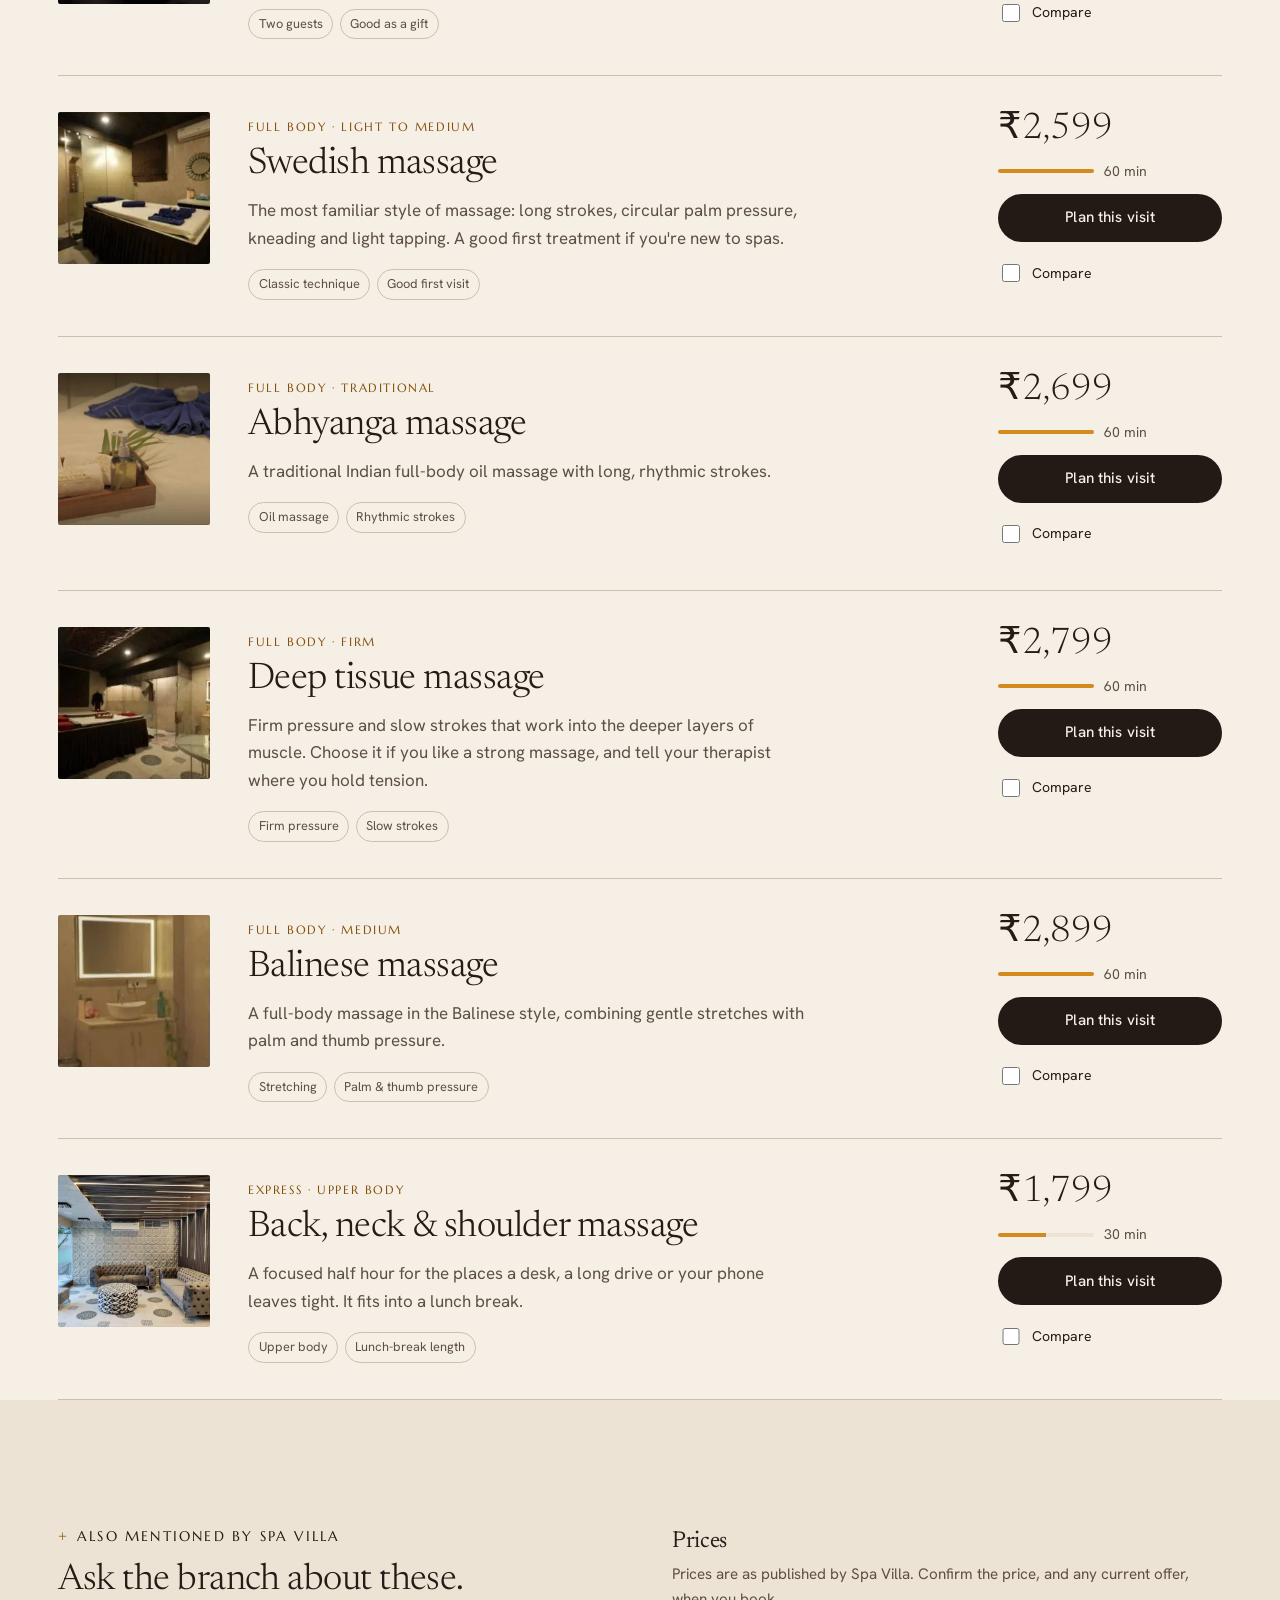
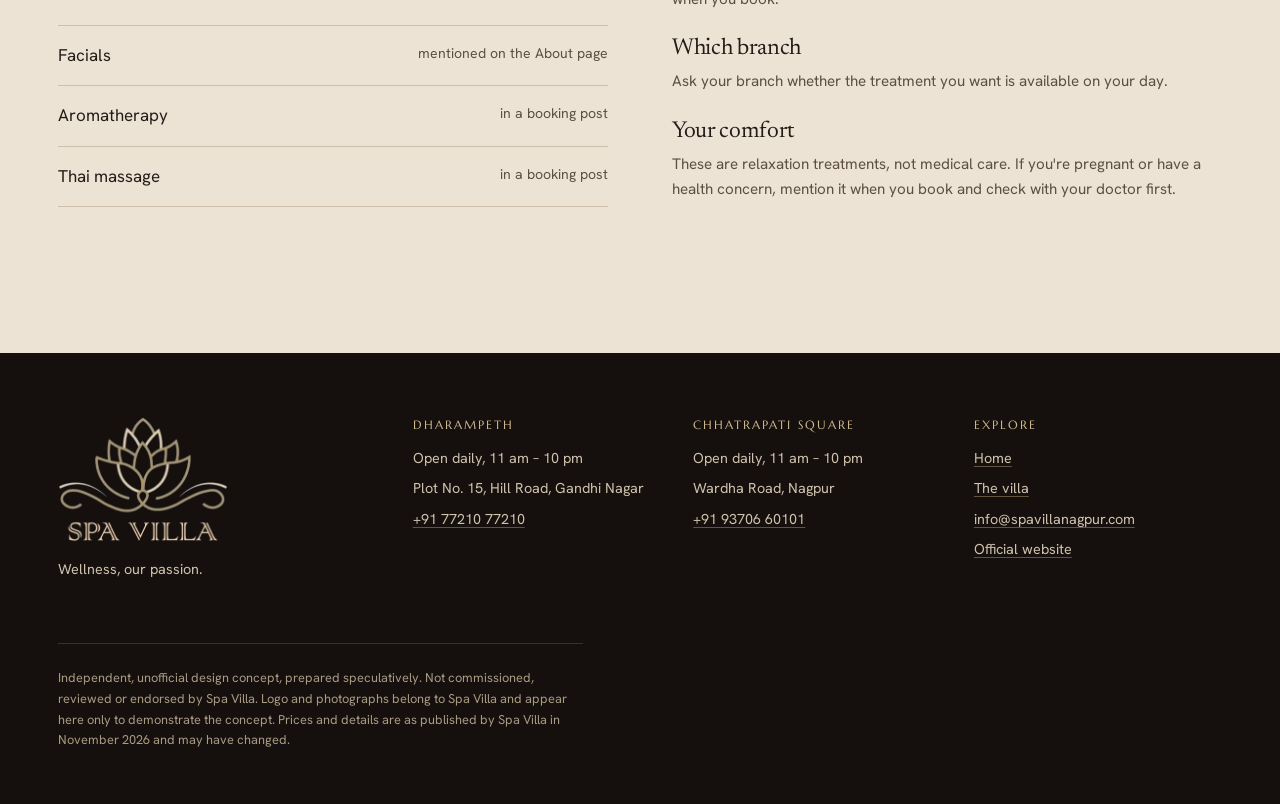
<file: treatments.html>
<!DOCTYPE html>
<html lang="en-IN">
<head>
<meta charset="utf-8">
<meta name="viewport" content="width=device-width, initial-scale=1">
<title>Treatments and prices — Spa Villa, Nagpur (concept)</title>
<meta name="description" content="Every Spa Villa treatment with its price and duration: Antaara signature, synchronised and couple experiences, full-body massages and a 30-minute express. Independent redesign concept.">
<meta name="robots" content="noindex, nofollow">
<meta name="theme-color" content="#211a15">
<meta property="og:image" content="https://firebird1195.github.io/spa-villa-redesign-concept/assets/photos/lounge-1200.jpg">
<meta name="twitter:card" content="summary_large_image">
<link rel="icon" href="assets/brand/mark.png" type="image/png">
<link rel="preload" href="assets/fonts/newsreader-latin-opsz-normal.woff2" as="font" type="font/woff2" crossorigin>
<link rel="stylesheet" href="css/site.css">
<script>document.documentElement.classList.add('js')</script>
</head>
<body class="page-light">
<a class="skip" href="#main">Skip to content</a>
<aside class="notice" aria-label="Concept notice"><span class="nl">Independent design concept. Not the official Spa Villa website, and not commissioned or endorsed by Spa Villa.</span><span class="ns">Unofficial concept, not Spa Villa’s own website.</span></aside>

<header class="site-header" id="top">
  <div class="wrap">
    <a class="brand" href="./"><img src="assets/brand/logo.png" width="347" height="254" alt="Spa Villa, home"></a>
    <button class="menu-btn" aria-expanded="false" aria-controls="nav">Menu</button>
    <nav class="nav" id="nav" aria-label="Main">
      <ul>
        <li><a href="treatments.html" aria-current="page">Treatments</a></li>
        <li><a href="./#inside">The villa</a></li>
        <li><a href="./#branches">Branches</a></li>
        <li><a class="cta" href="./#plan">Plan a visit</a></li>
      </ul>
    </nav>
  </div>
</header>

<main id="main">
  <section class="t-hero" aria-labelledby="h1">
    <picture>
      <source type="image/webp" srcset="assets/photos/towels-800.webp 800w, assets/photos/towels-1600.webp 1600w" sizes="100vw">
      <img src="assets/photos/towels-800.jpg" srcset="assets/photos/towels-800.jpg 800w, assets/photos/towels-1600.jpg 1600w" sizes="100vw" width="1600" height="667" alt="" fetchpriority="high">
    </picture>
    <div class="wrap">
      <p class="label" style="color:var(--champagne-2)">The menu · 8 treatments</p>
      <h1 id="h1">Every treatment, priced and timed.</h1>
      <p class="lede">Choose how long you have and who’s coming, and the list narrows to what fits. Compare up to three side by side.</p>
    </div>
  </section>

  <div class="finder" role="search" aria-label="Find a treatment">
    <div class="wrap">
      <fieldset>
        <legend>Time</legend>
        <div class="seg">
          <label><input type="radio" name="time" value="any" checked><span>Any</span></label>
          <label><input type="radio" name="time" value="30"><span>30 min</span></label>
          <label><input type="radio" name="time" value="60"><span>An hour</span></label>
        </div>
      </fieldset>
      <fieldset>
        <legend>Who</legend>
        <div class="seg">
          <label><input type="radio" name="who" value="any" checked><span>Anyone</span></label>
          <label><input type="radio" name="who" value="one"><span>Just me</span></label>
          <label><input type="radio" name="who" value="two"><span>For two</span></label>
        </div>
      </fieldset>
      <label class="sortf" for="sort">Sort
        <select id="sort">
          <option value="menu">Recommended</option>
          <option value="lo">Price: low to high</option>
          <option value="hi">Price: high to low</option>
        </select>
      </label>
    </div>
  </div>

  <div class="wrap">
    <p class="result-count" id="rc" aria-live="polite">Showing all 8 treatments</p>
    <ol class="tlist" id="tlist">
      <li class="tr" id="antaara" data-time="60" data-who="one" data-price="5500" data-o="1">
        <div><picture><source type="image/webp" srcset="assets/photos/tray-600.webp"><img src="assets/photos/tray-600.jpg" width="600" height="900" loading="lazy" alt=""></picture></div>
        <div>
          <span class="kind">Signature · one guest</span>
          <h2>Antaara signature massage</h2>
          <p class="desc">The fullest ritual on the menu: a facial and scalp massage, a body scrub and wrap, then a slow full-body massage in the therapy oil of your choice.</p>
          <ul class="chips"><li>Facial</li><li>Scalp massage</li><li>Scrub &amp; wrap</li><li>Choice of oil</li></ul>
        </div>
        <div class="side">
          <span class="price">₹5,500</span>
          <span class="dur"><i style="--w:100%"></i>60 min</span>
          <a class="btn btn-dark" href="./?t=Antaara%20signature%20massage#plan">Plan this visit</a>
          <label class="cmp-tg"><input type="checkbox" data-cmp> Compare</label>
        </div>
      </li>
      <li class="tr" data-time="60" data-who="two" data-price="5499" data-o="2">
        <div><picture><source type="image/webp" srcset="assets/photos/s-room-a-320.webp"><img src="assets/photos/s-room-a-320.jpg" width="320" height="213" loading="lazy" alt=""></picture></div>
        <div>
          <span class="kind">For two · four hands</span>
          <h2>Synchronised massage</h2>
          <p class="desc">Two therapists, one guest. Strokes are mirrored on both sides of the body at the same moment. It's an oil massage, so wear clothes you don't mind getting oil on.</p>
          <ul class="chips"><li>Two therapists</li><li>Oil massage</li></ul>
        </div>
        <div class="side">
          <span class="price">₹5,499</span>
          <span class="dur"><i style="--w:100%"></i>60 min</span>
          <a class="btn btn-dark" href="./?t=Synchronised%20massage#plan">Plan this visit</a>
          <label class="cmp-tg"><input type="checkbox" data-cmp> Compare</label>
        </div>
      </li>
      <li class="tr" data-time="0" data-who="two" data-price="5400" data-o="3">
        <div><picture><source type="image/webp" srcset="assets/photos/couple-room-686.webp"><img src="assets/photos/couple-room-686.jpg" width="686" height="915" loading="lazy" alt=""></picture></div>
        <div>
          <span class="kind">For two · side by side</span>
          <h2>Couple spa</h2>
          <p class="desc">Spa therapies for two guests in the same room. A thoughtful gift for a partner, or a shared afternoon for the two of you.</p>
          <ul class="chips"><li>Two guests</li><li>Good as a gift</li></ul>
        </div>
        <div class="side">
          <span class="price">₹5,400</span>
          <span class="dur"><i style="--w:0"></i>Length on request</span>
          <a class="btn btn-dark" href="./?t=Couple%20spa#plan">Ask what's included</a>
          <label class="cmp-tg"><input type="checkbox" data-cmp> Compare</label>
        </div>
      </li>
      <li class="tr" data-time="60" data-who="one" data-price="2599" data-o="4">
        <div><picture><source type="image/webp" srcset="assets/photos/s-room-b-320.webp"><img src="assets/photos/s-room-b-320.jpg" width="320" height="213" loading="lazy" alt=""></picture></div>
        <div>
          <span class="kind">Full body · light to medium</span>
          <h2>Swedish massage</h2>
          <p class="desc">The most familiar style of massage: long strokes, circular palm pressure, kneading and light tapping. A good first treatment if you're new to spas.</p>
          <ul class="chips"><li>Classic technique</li><li>Good first visit</li></ul>
        </div>
        <div class="side">
          <span class="price">₹2,599</span>
          <span class="dur"><i style="--w:100%"></i>60 min</span>
          <a class="btn btn-dark" href="./?t=Swedish%20massage#plan">Plan this visit</a>
          <label class="cmp-tg"><input type="checkbox" data-cmp> Compare</label>
        </div>
      </li>
      <li class="tr" data-time="60" data-who="one" data-price="2699" data-o="5">
        <div><picture><source type="image/webp" srcset="assets/photos/towels-800.webp"><img src="assets/photos/towels-800.jpg" width="800" height="334" loading="lazy" alt=""></picture></div>
        <div>
          <span class="kind">Full body · traditional</span>
          <h2>Abhyanga massage</h2>
          <p class="desc">A traditional Indian full-body oil massage with long, rhythmic strokes.</p>
          <ul class="chips"><li>Oil massage</li><li>Rhythmic strokes</li></ul>
        </div>
        <div class="side">
          <span class="price">₹2,699</span>
          <span class="dur"><i style="--w:100%"></i>60 min</span>
          <a class="btn btn-dark" href="./?t=Abhyanga%20massage#plan">Plan this visit</a>
          <label class="cmp-tg"><input type="checkbox" data-cmp> Compare</label>
        </div>
      </li>
      <li class="tr" data-time="60" data-who="one" data-price="2799" data-o="6">
        <div><picture><source type="image/webp" srcset="assets/photos/s-couple-suite-320.webp"><img src="assets/photos/s-couple-suite-320.jpg" width="320" height="213" loading="lazy" alt=""></picture></div>
        <div>
          <span class="kind">Full body · firm</span>
          <h2>Deep tissue massage</h2>
          <p class="desc">Firm pressure and slow strokes that work into the deeper layers of muscle. Choose it if you like a strong massage, and tell your therapist where you hold tension.</p>
          <ul class="chips"><li>Firm pressure</li><li>Slow strokes</li></ul>
        </div>
        <div class="side">
          <span class="price">₹2,799</span>
          <span class="dur"><i style="--w:100%"></i>60 min</span>
          <a class="btn btn-dark" href="./?t=Deep%20tissue%20massage#plan">Plan this visit</a>
          <label class="cmp-tg"><input type="checkbox" data-cmp> Compare</label>
        </div>
      </li>
      <li class="tr" data-time="60" data-who="one" data-price="2899" data-o="7">
        <div><picture><source type="image/webp" srcset="assets/photos/s-vanity-213.webp"><img src="assets/photos/s-vanity-213.jpg" width="213" height="320" loading="lazy" alt=""></picture></div>
        <div>
          <span class="kind">Full body · medium</span>
          <h2>Balinese massage</h2>
          <p class="desc">A full-body massage in the Balinese style, combining gentle stretches with palm and thumb pressure.</p>
          <ul class="chips"><li>Stretching</li><li>Palm &amp; thumb pressure</li></ul>
        </div>
        <div class="side">
          <span class="price">₹2,899</span>
          <span class="dur"><i style="--w:100%"></i>60 min</span>
          <a class="btn btn-dark" href="./?t=Balinese%20massage#plan">Plan this visit</a>
          <label class="cmp-tg"><input type="checkbox" data-cmp> Compare</label>
        </div>
      </li>
      <li class="tr" data-time="30" data-who="one" data-price="1799" data-o="8">
        <div><picture><source type="image/webp" srcset="assets/photos/lounge-seating-686.webp"><img src="assets/photos/lounge-seating-686.jpg" width="686" height="514" loading="lazy" alt=""></picture></div>
        <div>
          <span class="kind">Express · upper body</span>
          <h2>Back, neck &amp; shoulder massage</h2>
          <p class="desc">A focused half hour for the places a desk, a long drive or your phone leaves tight. It fits into a lunch break.</p>
          <ul class="chips"><li>Upper body</li><li>Lunch-break length</li></ul>
        </div>
        <div class="side">
          <span class="price">₹1,799</span>
          <span class="dur"><i style="--w:50%"></i>30 min</span>
          <a class="btn btn-dark" href="./?t=Back%2C%20neck%20%26%20shoulder%20massage#plan">Plan this visit</a>
          <label class="cmp-tg"><input type="checkbox" data-cmp> Compare</label>
        </div>
      </li>
    </ol>
    <p class="none" id="none" hidden>Nothing on the menu matches that combination. Try a different time, or <a class="link" href="./#plan">ask the branch</a>.</p>
  </div>

  <section class="sec" aria-labelledby="also-h" style="background:var(--cream-2)">
    <div class="wrap also">
      <div>
        <p class="label"><span class="n">+</span>Also mentioned by Spa Villa</p>
        <h2 id="also-h" style="font-size:var(--s2);margin:1rem 0 1.5rem">Ask the branch about these.</h2>
        <ul>
          <li>Facials <span>mentioned on the About page</span></li>
          <li>Aromatherapy <span>in a booking post</span></li>
          <li>Thai massage <span>in a booking post</span></li>
        </ul>
      </div>
      <div class="notes">
        <h3>Prices</h3><p>Prices are as published by Spa Villa. Confirm the price, and any current offer, when you book.</p>
        <h3>Which branch</h3><p>Ask your branch whether the treatment you want is available on your day.</p>
        <h3>Your comfort</h3><p>These are relaxation treatments, not medical care. If you're pregnant or have a health concern, mention it when you book and check with your doctor first.</p>
      </div>
    </div>
  </section>
</main>

<div class="tray-bar" id="traybar" hidden>
  <span id="trayn">0 selected</span>
  <button class="btn btn-gold" type="button" id="opencmp">Compare</button>
  <button class="clear" type="button" id="clearcmp">Clear</button>
</div>
<dialog class="cmp" id="cmp" aria-labelledby="cmp-h">
  <div class="cmp-in">
    <div class="cmp-hd"><h2 id="cmp-h">Side by side</h2><button type="button" id="closecmp">Close</button></div>
    <div class="scroll-x" id="cmpbody"></div>
  </div>
</dialog>

<footer class="foot">
  <div class="wrap">
    <div><img src="assets/brand/logo.png" width="347" height="254" alt="Spa Villa"><p>Wellness, our passion.</p></div>
    <div><h2>Dharampeth</h2><ul><li>Open daily, 11 am – 10 pm</li><li>Plot No. 15, Hill Road, Gandhi Nagar</li><li><a href="tel:+917721077210">+91 77210 77210</a></li></ul></div>
    <div><h2>Chhatrapati Square</h2><ul><li>Open daily, 11 am – 10 pm</li><li>Wardha Road, Nagpur</li><li><a href="tel:+919370660101">+91 93706 60101</a></li></ul></div>
    <div><h2>Explore</h2><ul><li><a href="./">Home</a></li><li><a href="./#inside">The villa</a></li><li><a href="mailto:info@spavillanagpur.com">info@spavillanagpur.com</a></li><li><a href="https://www.spavillanagpur.com/" rel="noopener">Official website</a></li></ul></div>
    <p class="disc">Independent, unofficial design concept, prepared speculatively. Not commissioned, reviewed or endorsed by Spa Villa. Logo and photographs belong to Spa Villa and appear here only to demonstrate the concept. Prices and details are as published by Spa Villa in November 2026 and may have changed.</p>
  </div>
</footer>
<nav class="callbar" id="callbar" aria-label="Call a branch">
  <a href="tel:+917721077210"><svg viewBox="0 0 24 24" fill="none" stroke="currentColor" stroke-width="1.6" aria-hidden="true"><path d="M5 4h4l2 5-2.5 1.5a11 11 0 0 0 5 5L15 13l5 2v4a2 2 0 0 1-2 2A16 16 0 0 1 3 6a2 2 0 0 1 2-2"/></svg>Call Dharampeth</a>
  <a href="tel:+919370660101"><svg viewBox="0 0 24 24" fill="none" stroke="currentColor" stroke-width="1.6" aria-hidden="true"><path d="M5 4h4l2 5-2.5 1.5a11 11 0 0 0 5 5L15 13l5 2v4a2 2 0 0 1-2 2A16 16 0 0 1 3 6a2 2 0 0 1 2-2"/></svg>Call Chhatrapati Sq.</a>
</nav>
<script src="js/site.js" defer></script>
</body>
</html>
</file>
<file: css/site.css>
/* Spa Villa — independent redesign concept, iteration 2
   Built from the villa itself: umber evenings, stone-cream walls, champagne
   lines of light from the slatted ceilings, marigold from the urli at the door,
   and the petal lattice of the carved reception panels. */

@font-face { font-family: "Newsreader"; src: url("../assets/fonts/newsreader-latin-opsz-normal.woff2") format("woff2"); font-weight: 200 800; font-display: swap; }
@font-face { font-family: "Newsreader"; src: url("../assets/fonts/newsreader-latin-opsz-italic.woff2") format("woff2"); font-weight: 200 800; font-style: italic; font-display: swap; }
@font-face { font-family: "Hanken Grotesk"; src: url("../assets/fonts/hanken-grotesk-latin-400-normal.woff2") format("woff2"); font-weight: 400; font-display: swap; }
@font-face { font-family: "Hanken Grotesk"; src: url("../assets/fonts/hanken-grotesk-latin-500-normal.woff2") format("woff2"); font-weight: 500; font-display: swap; }
@font-face { font-family: "Hanken Grotesk"; src: url("../assets/fonts/hanken-grotesk-latin-600-normal.woff2") format("woff2"); font-weight: 600; font-display: swap; }
@font-face { font-family: "Marcellus"; src: url("../assets/fonts/marcellus-latin-400-normal.woff2") format("woff2"); font-weight: 400; font-display: swap; }

:root {
  --umber: #211a15;
  --umber-2: #2e241d;
  --umber-3: #45372c;
  --taupe: #8b7a68;
  --stone: #dcd2c3;
  --cream: #f5efe6;
  --cream-2: #ece3d5;
  --ink: #241c16;
  --ink-2: #5d4f43;
  --champagne: #cfb98f;
  --champagne-2: #e6d6b4;
  --marigold: #d58a1f;
  --marigold-ink: #84500a; /* AA on cream */
  --line-dark: rgba(207,185,143,.28);
  --line-light: #cdbfab;
  --display: "Newsreader", Georgia, serif;
  --label: "Marcellus", "Newsreader", Georgia, serif;
  --sans: "Hanken Grotesk", system-ui, -apple-system, "Segoe UI", sans-serif;
  --g: clamp(1.25rem, 4.5vw, 4rem);
  --max: 82rem;
  --s-1: clamp(.8rem, .78rem + .1vw, .875rem);
  --s0: clamp(1rem, .97rem + .15vw, 1.0625rem);
  --s1: clamp(1.18rem, 1.08rem + .45vw, 1.45rem);
  --s2: clamp(1.55rem, 1.25rem + 1.3vw, 2.35rem);
  --s3: clamp(2.2rem, 1.5rem + 3vw, 4.1rem);
  --s4: clamp(2.6rem, 1.4rem + 5.2vw, 6rem);
  --ease: cubic-bezier(.2,.7,.2,1);
}

*, *::before, *::after { box-sizing: border-box; }
html { -webkit-text-size-adjust: 100%; scroll-padding-top: 5rem; }
@media (prefers-reduced-motion: no-preference) { html { scroll-behavior: smooth; } }
body { margin: 0; background: var(--cream); color: var(--ink); font: 400 var(--s0)/1.62 var(--sans); overflow-x: clip; -webkit-font-smoothing: antialiased; }
img { display: block; max-width: 100%; height: auto; }
a { color: inherit; text-underline-offset: .22em; text-decoration-thickness: 1px; }
:focus-visible { outline: 2px solid var(--marigold); outline-offset: 3px; border-radius: 2px; }
h1, h2, h3 { font-family: var(--display); font-weight: 340; line-height: 1.06; letter-spacing: -.015em; margin: 0; }
h2 { font-size: var(--s3); }
h3 { font-size: var(--s1); font-weight: 400; line-height: 1.2; }
p { margin: 0 0 1em; }
em { font-style: italic; }
.wrap { width: 100%; max-width: var(--max); margin: 0 auto; padding-inline: var(--g); }
.vh { position: absolute !important; width: 1px; height: 1px; overflow: hidden; clip-path: inset(50%); white-space: nowrap; }
.skip { position: absolute; left: -999px; top: .5rem; z-index: 99; background: var(--cream); color: var(--ink); padding: .6rem 1rem; }
.skip:focus { left: .5rem; }

.label { font: 400 var(--s-1)/1.3 var(--label); letter-spacing: .16em; text-transform: uppercase; }
.lede { font: 300 var(--s1)/1.5 var(--display); }

/* The "line of light" — taken from the slatted LED ceilings */
.lightline { height: 1px; border: 0; margin: 0; background: linear-gradient(90deg, transparent, var(--champagne) 18%, var(--champagne-2) 50%, var(--champagne) 82%, transparent); opacity: .7; }

/* ---------- Concept notice + header ---------- */
.notice { background: #15100d; color: #d9cbb3; font-size: .78rem; text-align: center; padding: .4rem var(--g); letter-spacing: .02em; }
.site-header { position: sticky; top: 0; z-index: 40; color: var(--cream); transition: background .35s var(--ease), box-shadow .35s; }
.site-header.solid { background: rgba(33,26,21,.94); backdrop-filter: blur(8px); box-shadow: 0 1px 0 var(--line-dark); }
.page-light .site-header { background: rgba(33,26,21,.96); }
.site-header .wrap { display: flex; align-items: center; justify-content: space-between; gap: 1.5rem; min-height: 4.5rem; }
.brand { display: flex; align-items: center; gap: .8rem; text-decoration: none; }
.brand img { width: 52px; height: auto; }
.brand span { font: 400 1.12rem/1 var(--label); letter-spacing: .2em; }
.brand small { display: block; font: 500 .62rem/1 var(--sans); letter-spacing: .24em; color: var(--champagne); margin-top: .35rem; }
.nav ul { display: flex; align-items: center; gap: clamp(1rem, 2.4vw, 2.4rem); list-style: none; margin: 0; padding: 0; }
.nav a { text-decoration: none; font: 400 .82rem/1 var(--label); letter-spacing: .16em; text-transform: uppercase; padding: .5rem 0; }
.nav a:hover, .nav a[aria-current="page"] { color: var(--champagne-2); }
.nav a[aria-current="page"] { box-shadow: inset 0 -1px 0 var(--champagne); }
.nav .cta { border: 1px solid var(--champagne); padding: .75rem 1.15rem; border-radius: 999px; }
.nav .cta:hover { background: var(--champagne); color: var(--umber); }
.menu-btn { display: none; background: none; border: 1px solid var(--line-dark); color: inherit; border-radius: 999px; font: 400 .78rem var(--label); letter-spacing: .16em; text-transform: uppercase; padding: .6rem 1rem; min-height: 44px; cursor: pointer; }
@media (max-width: 820px) {
  .menu-btn { display: inline-block; }
  .nav { position: fixed; inset: 0 0 auto 0; top: var(--hdr, 6.4rem); background: var(--umber); border-top: 1px solid var(--line-dark); transform: translateY(-8px); opacity: 0; visibility: hidden; transition: opacity .25s, transform .25s var(--ease), visibility .25s; }
  .nav.open { opacity: 1; transform: none; visibility: visible; }
  .nav ul { flex-direction: column; align-items: stretch; gap: 0; padding: .5rem var(--g) 1.5rem; }
  .nav li a { display: block; padding: 1.05rem 0; border-bottom: 1px solid var(--line-dark); font-size: .95rem; }
  .nav li:last-child a { border: 1px solid var(--champagne); text-align: center; margin-top: 1rem; }
  .brand span { font-size: 1rem; }
  .brand img { width: 44px; }
}

/* ---------- Buttons ---------- */
.btn { display: inline-flex; align-items: center; justify-content: center; gap: .6rem; min-height: 48px; padding: .85rem 1.45rem; border-radius: 999px; border: 1px solid transparent; font: 500 .95rem/1 var(--sans); letter-spacing: .01em; text-decoration: none; cursor: pointer; transition: background .2s, color .2s, border-color .2s; }
.btn-gold { background: var(--champagne); color: var(--umber); }
.btn-gold:hover { background: var(--champagne-2); }
.btn-line { border-color: rgba(245,239,230,.55); color: var(--cream); background: transparent; }
.btn-line:hover { background: var(--cream); color: var(--umber); }
.btn-dark { background: var(--umber); color: var(--cream); }
.btn-dark:hover { background: var(--umber-3); }
.btn-ghost { border-color: var(--ink); color: var(--ink); background: transparent; }
.btn-ghost:hover { background: var(--ink); color: var(--cream); }
.btn svg { width: 18px; height: 18px; flex: none; }
.link { font-weight: 500; text-decoration: underline; text-decoration-color: var(--champagne); text-underline-offset: .3em; }
.link:hover { text-decoration-color: currentColor; }

/* ---------- Hero ---------- */
.hero { position: relative; min-height: min(100svh - 2rem, 62rem); margin-top: -4.5rem; display: grid; align-items: end; color: var(--cream); background: var(--umber); isolation: isolate; }
.hero picture, .hero picture img { position: absolute; inset: 0; width: 100%; height: 100%; object-fit: cover; object-position: 38% 55%; z-index: -2; }
.hero::after { content: ""; position: absolute; inset: 0; z-index: -1; background: linear-gradient(180deg, rgba(21,16,13,.55) 0, rgba(21,16,13,0) 22%), linear-gradient(0deg, rgba(21,16,13,.92) 0, rgba(21,16,13,.55) 38%, rgba(21,16,13,0) 70%); }
.hero-inner { padding-top: 9rem; padding-bottom: clamp(2rem, 5vw, 3.5rem); }
.hero .label { color: var(--champagne-2); }
.hero h1 { font-size: var(--s4); max-width: 13ch; margin: 1.1rem 0 1.4rem; font-weight: 300; }
.hero h1 em { color: var(--champagne-2); }
.hero .lede { max-width: 38ch; color: #eadfcd; }
.hero-actions { display: flex; flex-wrap: wrap; gap: .75rem; margin-top: 2rem; }
.hero-meta { margin-top: clamp(2.5rem, 6vw, 4.5rem); display: grid; grid-template-columns: repeat(4, auto); justify-content: start; gap: 0; border-top: 1px solid var(--line-dark); }
.hero-meta div { padding: 1.1rem 2.4rem 0 0; margin-right: 2.4rem; border-right: 1px solid var(--line-dark); }
.hero-meta div:last-child { border: 0; }
.hero-meta dt { font: 400 .72rem var(--label); letter-spacing: .16em; text-transform: uppercase; color: var(--champagne); }
.hero-meta dd { margin: .35rem 0 0; font: 400 1.08rem/1.3 var(--display); }
@media (max-width: 900px) { .hero-meta { grid-template-columns: 1fr 1fr; } .hero-meta div { border: 0; margin: 0; padding-right: 1rem; } }
@media (max-width: 560px) { .hero { min-height: 92svh; } .hero picture img { object-position: 30% 50%; } .hero-actions .btn { flex: 1 1 100%; } }

/* ---------- Sections ---------- */
.sec { padding: clamp(4.5rem, 10vw, 8.5rem) 0; position: relative; }
.dark { background: var(--umber); color: var(--cream); }
.dark .label { color: var(--champagne); }
.dark p { color: #e3d8c6; }
.head { display: grid; grid-template-columns: minmax(10rem, 15rem) 1fr; gap: 1rem 4rem; align-items: start; margin-bottom: clamp(2.5rem, 5vw, 4.5rem); }
.head h2 { max-width: 17ch; }
.head p { max-width: 48ch; margin-top: 1.2rem; color: var(--ink-2); }
.dark .head p { color: #d9ccb8; }
.label .n { color: var(--marigold-ink); margin-right: .6em; }
.dark .label .n { color: var(--marigold); }
@media (max-width: 820px) { .head { grid-template-columns: 1fr; } }

/* Petal lattice motif (from the carved reception panels) */
.lattice { position: absolute; pointer-events: none; color: var(--champagne); opacity: .09; }

/* ---------- Proof band ---------- */
.proof { display: grid; grid-template-columns: minmax(0, 5fr) minmax(0, 7fr); gap: clamp(2rem, 6vw, 6rem); align-items: center; }
.proof figure { margin: 0; position: relative; }
.proof figure img { width: 100%; aspect-ratio: 1; object-fit: cover; border-radius: 2px; }
.proof figcaption { font-size: .8rem; color: var(--ink-2); margin-top: .7rem; }
.proof h2 { font-size: var(--s3); max-width: 15ch; margin: 1rem 0 1.4rem; }
.facts { display: grid; grid-template-columns: repeat(3, 1fr); margin-top: 2.5rem; border-top: 1px solid var(--line-light); }
.facts div { padding: 1.2rem 1rem 0 0; }
.facts dt { font: 300 var(--s2)/1 var(--display); }
.facts dd { margin: .5rem 0 0; font-size: .88rem; color: var(--ink-2); }
@media (max-width: 820px) { .proof { grid-template-columns: 1fr; } .proof figure { max-width: 26rem; } }
@media (max-width: 420px) { .facts dd { font-size: .8rem; } }

/* ---------- Walk-through ---------- */
.walk { overflow: hidden; }
.walk .head { margin-bottom: 2.5rem; }
.walk-controls { display: flex; align-items: center; gap: 1rem; margin-top: 2rem; }
.walk-controls button { width: 48px; height: 48px; border-radius: 50%; border: 1px solid var(--line-dark); background: transparent; color: var(--cream); cursor: pointer; display: grid; place-items: center; }
.walk-controls button:hover:not(:disabled) { background: var(--champagne); color: var(--umber); }
.walk-controls button:disabled { opacity: .35; cursor: default; }
.walk-controls svg { width: 18px; height: 18px; }
.walk-progress { flex: 1; height: 1px; background: var(--line-dark); position: relative; max-width: 22rem; }
.walk-progress span { position: absolute; left: 0; top: -1px; height: 3px; background: var(--champagne); width: 16%; transition: width .4s var(--ease); }
.walk-count { font: 400 .82rem var(--label); letter-spacing: .14em; color: var(--champagne); min-width: 4.5rem; }
.track { display: flex; gap: clamp(1rem, 2.5vw, 2rem); overflow-x: auto; scroll-snap-type: x mandatory; padding: 0 var(--g) 1rem; scroll-padding-inline: var(--g); scrollbar-width: none; overscroll-behavior-x: contain; }
.track::-webkit-scrollbar { display: none; }
.stop { flex: 0 0 auto; width: min(78vw, 46rem); scroll-snap-align: start; margin: 0; }
.stop.tall { width: min(62vw, 26rem); }
.stop .frame { position: relative; overflow: hidden; background: var(--umber-2); border-radius: 2px; aspect-ratio: 16 / 10; }
.stop.tall .frame { aspect-ratio: 3 / 4; }
.stop .frame img { width: 100%; height: 100%; object-fit: cover; transition: transform 1.2s var(--ease); }
.stop:hover .frame img { transform: scale(1.03); }
.stop .pair { display: grid; grid-template-columns: 1fr 1fr; gap: .5rem; aspect-ratio: 16 / 10; }
.stop .pair img { width: 100%; height: 100%; object-fit: cover; border-radius: 2px; }
.stop figcaption { display: grid; grid-template-columns: 3rem 1fr; gap: .2rem 1rem; padding-top: 1.1rem; max-width: 34rem; }
.stop figcaption b { font: 400 .78rem/1.9 var(--label); letter-spacing: .14em; color: var(--marigold); grid-row: span 2; }
.stop figcaption strong { font: 400 var(--s1)/1.2 var(--display); }
.stop figcaption span { color: #d3c6b1; font-size: .95rem; }
@media (max-width: 560px) { .stop, .stop.tall { width: 84vw; } .stop.tall .frame { aspect-ratio: 4 / 5; } }

/* ---------- Menu index with image reveal ---------- */
.menu-index { display: grid; grid-template-columns: minmax(0, 7fr) minmax(0, 5fr); gap: clamp(2rem, 5vw, 5rem); align-items: start; }
.occ { list-style: none; margin: 0; padding: 0; border-top: 1px solid var(--ink); }
.occ li { border-bottom: 1px solid var(--line-light); }
.occ a { display: grid; grid-template-columns: 2.6rem 1fr auto; gap: .3rem 1.25rem; padding: 1.6rem 0; text-decoration: none; align-items: baseline; transition: padding .3s var(--ease); }
.occ a:hover, .occ a:focus-visible, .occ a.active { padding-left: .8rem; }
.occ .k { font: 400 .78rem var(--label); letter-spacing: .14em; color: var(--marigold-ink); }
.occ h3 { font-size: var(--s2); font-weight: 340; }
.occ p { grid-column: 2; margin: .3rem 0 0; color: var(--ink-2); max-width: 40ch; font-size: .96rem; }
.occ .p { text-align: right; font: 400 1.1rem var(--display); white-space: nowrap; }
.occ .p small { display: block; font: 400 .78rem var(--sans); color: var(--ink-2); }
.occ .thumb { display: none; }
.preview { position: sticky; top: 7rem; margin: 0; }
.preview .frame { aspect-ratio: 4 / 5; overflow: hidden; background: var(--cream-2); border-radius: 2px; position: relative; }
.preview img { position: absolute; inset: 0; width: 100%; height: 100%; object-fit: cover; opacity: 0; transition: opacity .5s var(--ease); }
.preview img.on { opacity: 1; }
.preview figcaption { font-size: .8rem; color: var(--ink-2); margin-top: .7rem; }
@media (max-width: 900px) {
  .menu-index { grid-template-columns: 1fr; }
  .preview { display: none; }
  .occ a { grid-template-columns: 5.5rem 1fr; }
  .occ .k { display: none; }
  .occ .thumb { display: block; grid-row: span 3; width: 5.5rem; aspect-ratio: 1; object-fit: cover; border-radius: 2px; }
  .occ p, .occ .p { grid-column: 2; text-align: left; }
}

/* ---------- Signature spread ---------- */
.sig { display: grid; grid-template-columns: minmax(0, 5fr) minmax(0, 6fr); gap: clamp(2rem, 6vw, 6rem); align-items: center; }
.sig figure { margin: 0; }
.sig figure img { width: 100%; aspect-ratio: 4 / 5; object-fit: cover; object-position: 50% 70%; border-radius: 2px; }
.sig figcaption { font-size: .8rem; color: var(--ink-2); margin-top: .7rem; }
.sig h2 { margin: 1rem 0 1.25rem; }
.spec { display: flex; flex-wrap: wrap; gap: .5rem 2.5rem; padding: 1.1rem 0; margin: 1.75rem 0; border-block: 1px solid var(--line-light); }
.spec dt { font: 400 .72rem var(--label); letter-spacing: .14em; text-transform: uppercase; color: var(--ink-2); }
.spec dd { margin: .2rem 0 0; font: 400 var(--s1) var(--display); }
.ritual { list-style: none; margin: 0 0 2rem; padding: 0; position: relative; }
.ritual::before { content: ""; position: absolute; left: .45rem; top: .9rem; bottom: .9rem; width: 1px; background: linear-gradient(var(--champagne), var(--marigold)); }
.ritual li { position: relative; padding: .55rem 0 .55rem 2.2rem; }
.ritual li::before { content: ""; position: absolute; left: 0; top: 1.05rem; width: .95rem; height: .95rem; border-radius: 50%; background: var(--cream); border: 1px solid var(--marigold); }
@media (max-width: 820px) { .sig { grid-template-columns: 1fr; } .sig figure { order: 2; } }

/* ---------- For two ---------- */
.two { display: grid; grid-template-columns: minmax(0, 6fr) minmax(0, 5fr); gap: clamp(2rem, 6vw, 6rem); align-items: stretch; }
.two figure { margin: 0; position: relative; min-height: 26rem; }
.two figure img { position: absolute; inset: 0; width: 100%; height: 100%; object-fit: cover; border-radius: 2px; }
.two figcaption { position: absolute; left: 1rem; bottom: 1rem; background: rgba(33,26,21,.82); color: var(--cream); font-size: .8rem; padding: .45rem .7rem; border-radius: 2px; }
.two-list article { padding: 1.8rem 0; border-top: 1px solid var(--line-dark); }
.two-list article:last-child { border-bottom: 1px solid var(--line-dark); }
.two-list h3 { font-size: var(--s2); margin: .5rem 0 .7rem; font-weight: 300; }
.two-list .price { font: 400 var(--s1) var(--display); color: var(--champagne-2); margin: .8rem 0 1rem; }
.two-list .price span { font: 400 .85rem var(--sans); color: #cbbda7; margin-left: .6rem; }
.dark .link { text-decoration-color: var(--marigold); }
@media (max-width: 820px) { .two { grid-template-columns: 1fr; } .two figure { min-height: 0; aspect-ratio: 3 / 4; } }

/* ---------- Details strip ---------- */
.strip { display: grid; grid-template-columns: repeat(6, 1fr); gap: .5rem; margin-top: 2.5rem; }
.strip figure { margin: 0; }
.strip img { width: 100%; aspect-ratio: 1; object-fit: cover; border-radius: 2px; }
.strip figcaption { font-size: .75rem; color: var(--ink-2); margin-top: .4rem; }
@media (max-width: 820px) { .strip { grid-template-columns: repeat(3, 1fr); } }

/* ---------- Visit steps ---------- */
.steps { list-style: none; margin: 0; padding: 0; display: grid; grid-template-columns: repeat(4, 1fr); gap: 0; counter-reset: st; }
.steps li { counter-increment: st; padding: 1.75rem 1.75rem 0 0; border-top: 1px solid var(--ink); position: relative; }
.steps li + li { padding-left: 1.75rem; border-left: 1px solid var(--line-light); }
.steps li::before { content: counter(st, decimal-leading-zero); font: 400 .78rem var(--label); letter-spacing: .14em; color: var(--marigold-ink); display: block; margin-bottom: 1rem; }
.steps h3 { margin-bottom: .6rem; }
.steps p { color: var(--ink-2); font-size: .95rem; }
@media (max-width: 960px) { .steps { grid-template-columns: 1fr 1fr; row-gap: 2rem; } .steps li:nth-child(3) { border-left: 0; padding-left: 0; } }
@media (max-width: 560px) { .steps { grid-template-columns: 1fr; row-gap: 0; } .steps li, .steps li + li { border-left: 0; padding: 1.4rem 0 .4rem; border-top: 1px solid var(--line-light); } .steps li:first-child { border-top-color: var(--ink); } }

/* ---------- Branches ---------- */
.branches { display: grid; grid-template-columns: minmax(0, 5fr) minmax(0, 7fr); gap: clamp(2rem, 5vw, 5rem); align-items: start; }
.citymap { width: 100%; height: auto; color: var(--champagne); }
.citymap .road { stroke: rgba(207,185,143,.35); }
.citymap .pin { cursor: pointer; }
.citymap .pin circle.dot { fill: var(--umber); stroke: var(--champagne); stroke-width: 1.5; transition: fill .2s; }
.citymap .pin.on circle.dot { fill: var(--marigold); stroke: var(--marigold); }
.citymap .pin.on circle.halo { opacity: 1; }
.citymap circle.halo { fill: none; stroke: var(--marigold); opacity: 0; transition: opacity .3s; }
.citymap text { font-family: var(--sans); fill: #d6c8b2; }
.map-note { font-size: .78rem; color: #b9aa93; margin-top: .6rem; }
.btabs { display: flex; gap: .5rem; margin-bottom: 1.5rem; flex-wrap: wrap; }
.btabs button { font: 400 .82rem var(--label); letter-spacing: .14em; text-transform: uppercase; padding: .8rem 1.2rem; min-height: 46px; border-radius: 999px; border: 1px solid var(--line-dark); background: transparent; color: var(--cream); cursor: pointer; }
.btabs button[aria-selected="true"] { background: var(--champagne); color: var(--umber); border-color: var(--champagne); }
.bpanel[hidden] { display: none; }
.bpanel h3 { font-size: var(--s2); font-weight: 300; margin-bottom: 1.4rem; }
.bpanel dl { display: grid; grid-template-columns: 8rem 1fr; gap: .9rem 1.5rem; margin: 0 0 2rem; padding: 1.25rem 0; border-block: 1px solid var(--line-dark); }
.bpanel dt { font: 400 .72rem/1.9 var(--label); letter-spacing: .14em; text-transform: uppercase; color: var(--champagne); }
.bpanel dd { margin: 0; }
.bpanel dd a { text-decoration-color: var(--champagne); }
.tbc { display: inline-block; margin-left: .4rem; font: 600 .66rem/1 var(--sans); letter-spacing: .08em; text-transform: uppercase; color: var(--umber); background: var(--champagne-2); padding: .3rem .45rem; border-radius: 2px; vertical-align: .15em; }
.actions { display: flex; gap: .65rem; flex-wrap: wrap; }
@media (max-width: 900px) { .branches { grid-template-columns: 1fr; } .citymap { max-width: 30rem; } }
@media (max-width: 520px) { .bpanel dl { grid-template-columns: 1fr; gap: .15rem; } .bpanel dd { margin-bottom: .8rem; } .actions .btn { flex: 1 1 auto; } }

/* ---------- Plan your visit (message builder) ---------- */
.plan { display: grid; grid-template-columns: minmax(0, 7fr) minmax(0, 5fr); gap: clamp(2rem, 5vw, 4.5rem); align-items: start; }
.planner { background: #fffaf2; border: 1px solid var(--line-light); padding: clamp(1.25rem, 3vw, 2.5rem); border-radius: 3px; }
.f { display: flex; flex-direction: column; gap: .4rem; margin-bottom: 1.25rem; min-width: 0; }
.f > label, .f legend { font-weight: 500; font-size: .92rem; }
.f input, .f select { font: inherit; color: var(--ink); background: #fff; border: 1px solid #b7a892; border-radius: 3px; padding: .75rem .85rem; min-height: 48px; width: 100%; }
.f input:focus, .f select:focus { outline: 2px solid var(--marigold); outline-offset: 1px; border-color: var(--marigold); }
.f [aria-invalid="true"] { border-color: #a3291c; }
.err { color: #a3291c; font-size: .85rem; }
.err:empty { display: none; }
.r2 { display: grid; grid-template-columns: 1fr 1fr; gap: 0 1rem; }
fieldset.f { border: 0; padding: 0; margin: 0 0 1.25rem; }
.seg { display: flex; flex-wrap: wrap; gap: .5rem; }
.seg label { position: relative; }
.seg input { position: absolute; opacity: 0; inset: 0; cursor: pointer; }
.seg span { display: inline-flex; align-items: center; min-height: 44px; padding: .55rem 1rem; border: 1px solid #b7a892; border-radius: 999px; font-size: .92rem; background: #fff; }
.seg input:checked + span { background: var(--umber); color: var(--cream); border-color: var(--umber); }
.seg input:focus-visible + span { outline: 2px solid var(--marigold); outline-offset: 2px; }
.msg { position: sticky; top: 7rem; }
.bubble { background: #e7dccb; border-radius: 14px 14px 14px 3px; padding: 1.1rem 1.2rem; font-size: .96rem; white-space: pre-line; color: var(--ink); min-height: 9rem; }
.msg .to { font-size: .85rem; color: var(--ink-2); margin: 0 0 .7rem; }
.msg .actions { margin-top: 1.25rem; }
.msg .fine { font-size: .8rem; color: var(--ink-2); margin-top: 1rem; }
.status { font-size: .88rem; color: var(--marigold-ink); min-height: 1.3em; margin-top: .6rem; }
@media (max-width: 900px) { .plan { grid-template-columns: 1fr; } .msg { position: static; } }
@media (max-width: 460px) { .r2 { grid-template-columns: 1fr; } }

/* ---------- Footer ---------- */
.foot { background: #15100d; color: #cfc2ad; padding: 4rem 0 2.5rem; font-size: .9rem; }
.foot .wrap { display: grid; grid-template-columns: 1.3fr 1fr 1fr 1fr; gap: 2rem; }
.foot img { width: 150px; margin-bottom: 1rem; }
.foot h2 { font: 400 .78rem var(--label); letter-spacing: .16em; text-transform: uppercase; color: var(--champagne); margin-bottom: .9rem; }
.foot ul { list-style: none; padding: 0; margin: 0; }
.foot li { margin-bottom: .45rem; }
.foot a { text-decoration-color: rgba(207,185,143,.4); }
.foot .disc { grid-column: 1 / -1; border-top: 1px solid rgba(207,185,143,.2); padding-top: 1.5rem; margin-top: 1rem; font-size: .8rem; color: #a99a83; max-width: 75ch; }
@media (max-width: 820px) { .foot .wrap { grid-template-columns: 1fr 1fr; } }
@media (max-width: 480px) { .foot .wrap { grid-template-columns: 1fr; } }

/* ---------- Treatments page ---------- */
.t-hero { position: relative; margin-top: -4.5rem; padding: 11rem 0 4rem; color: var(--cream); background: var(--umber); isolation: isolate; overflow: hidden; }
.t-hero picture img { position: absolute; inset: 0; width: 100%; height: 100%; object-fit: cover; object-position: 50% 40%; z-index: -2; }
.t-hero::after { content: ""; position: absolute; inset: 0; z-index: -1; background: linear-gradient(90deg, rgba(21,16,13,.92) 0, rgba(21,16,13,.7) 45%, rgba(21,16,13,.15) 100%); }
.t-hero h1 { font-size: var(--s4); font-weight: 300; max-width: 12ch; margin: 1rem 0 1.25rem; }
.t-hero .lede { max-width: 36ch; color: #eadfcd; }
@media (max-width: 640px) { .t-hero::after { background: linear-gradient(0deg, rgba(21,16,13,.95) 0, rgba(21,16,13,.75) 60%, rgba(21,16,13,.4) 100%); } }

.finder { position: sticky; top: 4.5rem; z-index: 20; background: rgba(245,239,230,.97); backdrop-filter: blur(6px); border-bottom: 1px solid var(--line-light); }
.finder .wrap { display: flex; flex-wrap: wrap; gap: .75rem 2rem; align-items: center; padding-block: .9rem; }
.finder fieldset { border: 0; margin: 0; padding: 0; display: flex; align-items: center; gap: .6rem; }
.finder legend { float: left; font: 400 .72rem var(--label); letter-spacing: .14em; text-transform: uppercase; color: var(--ink-2); margin-right: .4rem; }
.finder .seg span { min-height: 40px; padding: .4rem .85rem; font-size: .88rem; }
.finder .sortf { margin-left: auto; display: flex; align-items: center; gap: .5rem; font-size: .88rem; }
.finder select { font: inherit; border: 1px solid #b7a892; background: #fff; padding: .45rem .6rem; border-radius: 3px; min-height: 40px; color: var(--ink); }
.result-count { font-size: .88rem; color: var(--ink-2); padding: 1.5rem 0 0; }
@media (max-width: 760px) { .finder { position: static; } .finder .sortf { margin-left: 0; } .finder fieldset { flex-wrap: wrap; } }

.tlist { list-style: none; margin: 0; padding: 0; }
.tr { display: grid; grid-template-columns: 9.5rem minmax(0, 1fr) 14rem; gap: 1.25rem clamp(1.25rem, 3vw, 3rem); padding: 2.25rem 0; border-bottom: 1px solid var(--line-light); }
.tr[hidden] { display: none; }
.tr img { width: 100%; aspect-ratio: 1; object-fit: cover; border-radius: 2px; }
.tr .kind { font: 400 .72rem var(--label); letter-spacing: .14em; text-transform: uppercase; color: var(--marigold-ink); }
.tr h2 { font-size: var(--s2); font-weight: 340; margin: .4rem 0 .75rem; }
.tr .desc { color: var(--ink-2); max-width: 56ch; }
.chips { list-style: none; padding: 0; margin: .9rem 0 0; display: flex; flex-wrap: wrap; gap: .4rem; }
.chips li { font-size: .8rem; padding: .25rem .6rem; border: 1px solid var(--line-light); border-radius: 999px; color: var(--ink-2); }
.tr .side { display: flex; flex-direction: column; gap: .7rem; }
.tr .price { font: 300 var(--s2)/1 var(--display); }
.dur { display: flex; align-items: center; gap: .6rem; font-size: .88rem; color: var(--ink-2); }
.dur i { display: block; height: 4px; border-radius: 2px; background: var(--cream-2); width: 6rem; position: relative; overflow: hidden; }
.dur i::after { content: ""; position: absolute; inset: 0 auto 0 0; width: var(--w, 0); background: var(--marigold); }
.tr .side .btn { width: 100%; }
.cmp-tg { display: flex; gap: .55rem; align-items: center; font-size: .88rem; cursor: pointer; min-height: 40px; }
.cmp-tg input { accent-color: var(--marigold-ink); width: 1.1rem; height: 1.1rem; }
.cap { font-size: .72rem; color: var(--ink-2); margin-top: .35rem; }
@media (max-width: 900px) { .tr { grid-template-columns: 7rem minmax(0, 1fr); } .tr .side { grid-column: 1 / -1; flex-direction: row; flex-wrap: wrap; align-items: center; gap: .8rem 1.5rem; } .tr .side .btn { width: auto; } }
@media (max-width: 520px) { .tr { grid-template-columns: 5rem minmax(0, 1fr); gap: 1rem; } .tr .side .btn { width: 100%; } .tr .side .price { margin-right: auto; } }
.none { padding: 3rem 0; color: var(--ink-2); }

.also { display: grid; grid-template-columns: 1fr 1fr; gap: clamp(2rem, 5vw, 5rem); }
.also ul { list-style: none; padding: 0; margin: 0; border-top: 1px solid var(--line-light); }
.also li { padding: 1rem 0; border-bottom: 1px solid var(--line-light); display: flex; justify-content: space-between; gap: 1rem; }
.also li span { color: var(--ink-2); font-size: .88rem; }
.notes h3 { font-size: var(--s1); margin: 0 0 .4rem; }
.notes p { color: var(--ink-2); font-size: .95rem; margin-bottom: 1.5rem; }
@media (max-width: 820px) { .also { grid-template-columns: 1fr; } }

.tray-bar { position: fixed; left: 50%; bottom: 1rem; transform: translateX(-50%); z-index: 50; background: var(--umber); color: var(--cream); border-radius: 999px; padding: .45rem .5rem .45rem 1.25rem; display: flex; gap: .8rem; align-items: center; box-shadow: 0 10px 40px rgba(21,16,13,.35); max-width: calc(100% - 1.5rem); font-size: .9rem; }
.tray-bar[hidden] { display: none; }
.tray-bar .btn { min-height: 40px; padding: .5rem 1rem; }
.tray-bar .clear { background: none; border: 0; color: var(--cream); text-decoration: underline; font: inherit; cursor: pointer; min-height: 40px; }
dialog.cmp { border: 0; padding: 0; border-radius: 4px; width: min(62rem, calc(100% - 1.5rem)); background: var(--cream); color: var(--ink); }
dialog.cmp::backdrop { background: rgba(21,16,13,.6); }
.cmp-in { padding: clamp(1.25rem, 3vw, 2.25rem); }
.cmp-hd { display: flex; justify-content: space-between; align-items: center; margin-bottom: 1.25rem; }
.cmp-hd h2 { font-size: var(--s2); }
.cmp-hd button { border: 1px solid var(--line-light); background: none; border-radius: 999px; padding: .5rem 1rem; font: inherit; cursor: pointer; min-height: 44px; }
.scroll-x { overflow-x: auto; }
table.ct { border-collapse: collapse; width: 100%; min-width: 32rem; }
table.ct th, table.ct td { text-align: left; vertical-align: top; padding: .85rem .8rem .85rem 0; border-bottom: 1px solid var(--line-light); font-size: .95rem; }
table.ct thead th { font: 400 var(--s1) var(--display); border-bottom: 1px solid var(--ink); }
table.ct tbody th { font: 400 .72rem var(--label); letter-spacing: .14em; text-transform: uppercase; color: var(--ink-2); width: 8rem; }

/* ---------- Motion ---------- */
.js .rv { opacity: 0; transform: translateY(18px); transition: opacity .9s var(--ease), transform .9s var(--ease); }
.js .rv.in { opacity: 1; transform: none; }
@media (prefers-reduced-motion: reduce) {
  .js .rv { opacity: 1; transform: none; transition: none; }
  *, *::before, *::after { transition-duration: .01ms !important; animation: none !important; }
}
.sec:has(> .lattice) { overflow: hidden; } .lattice { max-width: 90vw; }
@media (max-width: 560px) {
  .stop .frame, .stop.tall .frame, .stop .pair { aspect-ratio: 4 / 3; }
  .hero picture img { object-position: 64% 50%; }
}
@media (max-width: 900px) {
  .occ a { align-items: start; }
  .occ h3 { grid-column: 2; grid-row: 1; }
  .occ .p { grid-row: 2; }
  .occ p { grid-row: 3; }
}

/* ---------- Audit fixes ---------- */
.notice .ns { display: none; }
@media (max-width: 640px) { .notice .nl { display: none; } .notice .ns { display: inline; } }
/* Let the marigold urli on the right of the hero show through */
.hero::after { background:
  linear-gradient(180deg, rgba(21,16,13,.55) 0, rgba(21,16,13,0) 20%),
  linear-gradient(90deg, rgba(21,16,13,.88) 0, rgba(21,16,13,.62) 38%, rgba(21,16,13,.08) 72%),
  linear-gradient(0deg, rgba(21,16,13,.85) 0, rgba(21,16,13,0) 30%); }
@media (max-width: 640px) { .hero::after { background: linear-gradient(180deg, rgba(21,16,13,.5) 0, rgba(21,16,13,.15) 25%, rgba(21,16,13,.75) 55%, rgba(21,16,13,.95) 100%); } }
/* Mobile call bar */
.callbar { display: none; }
@media (max-width: 820px) {
  .callbar { display: grid; grid-template-columns: 1fr 1fr; position: fixed; left: 0; right: 0; bottom: 0; z-index: 45; background: var(--umber); border-top: 1px solid var(--line-dark); padding: .5rem .5rem calc(.5rem + env(safe-area-inset-bottom)); gap: .5rem; transform: translateY(110%); transition: transform .3s var(--ease); }
  .callbar.show { transform: none; }
  .callbar a { display: flex; align-items: center; justify-content: center; gap: .45rem; min-height: 46px; border: 1px solid var(--line-dark); border-radius: 999px; color: var(--cream); text-decoration: none; font: 500 .88rem var(--sans); }
  .callbar svg { width: 16px; height: 16px; color: var(--champagne); }
  body { padding-bottom: 4.5rem; }
  .tray-bar { bottom: 5rem; }
}
/* Brand: Spa Villa's own stacked logo, original colours */
.brand img { width: auto; height: 58px; }
@media (max-width: 820px) { .brand img { width: auto; height: 50px; } }
.foot img { width: 170px; }
</file>
